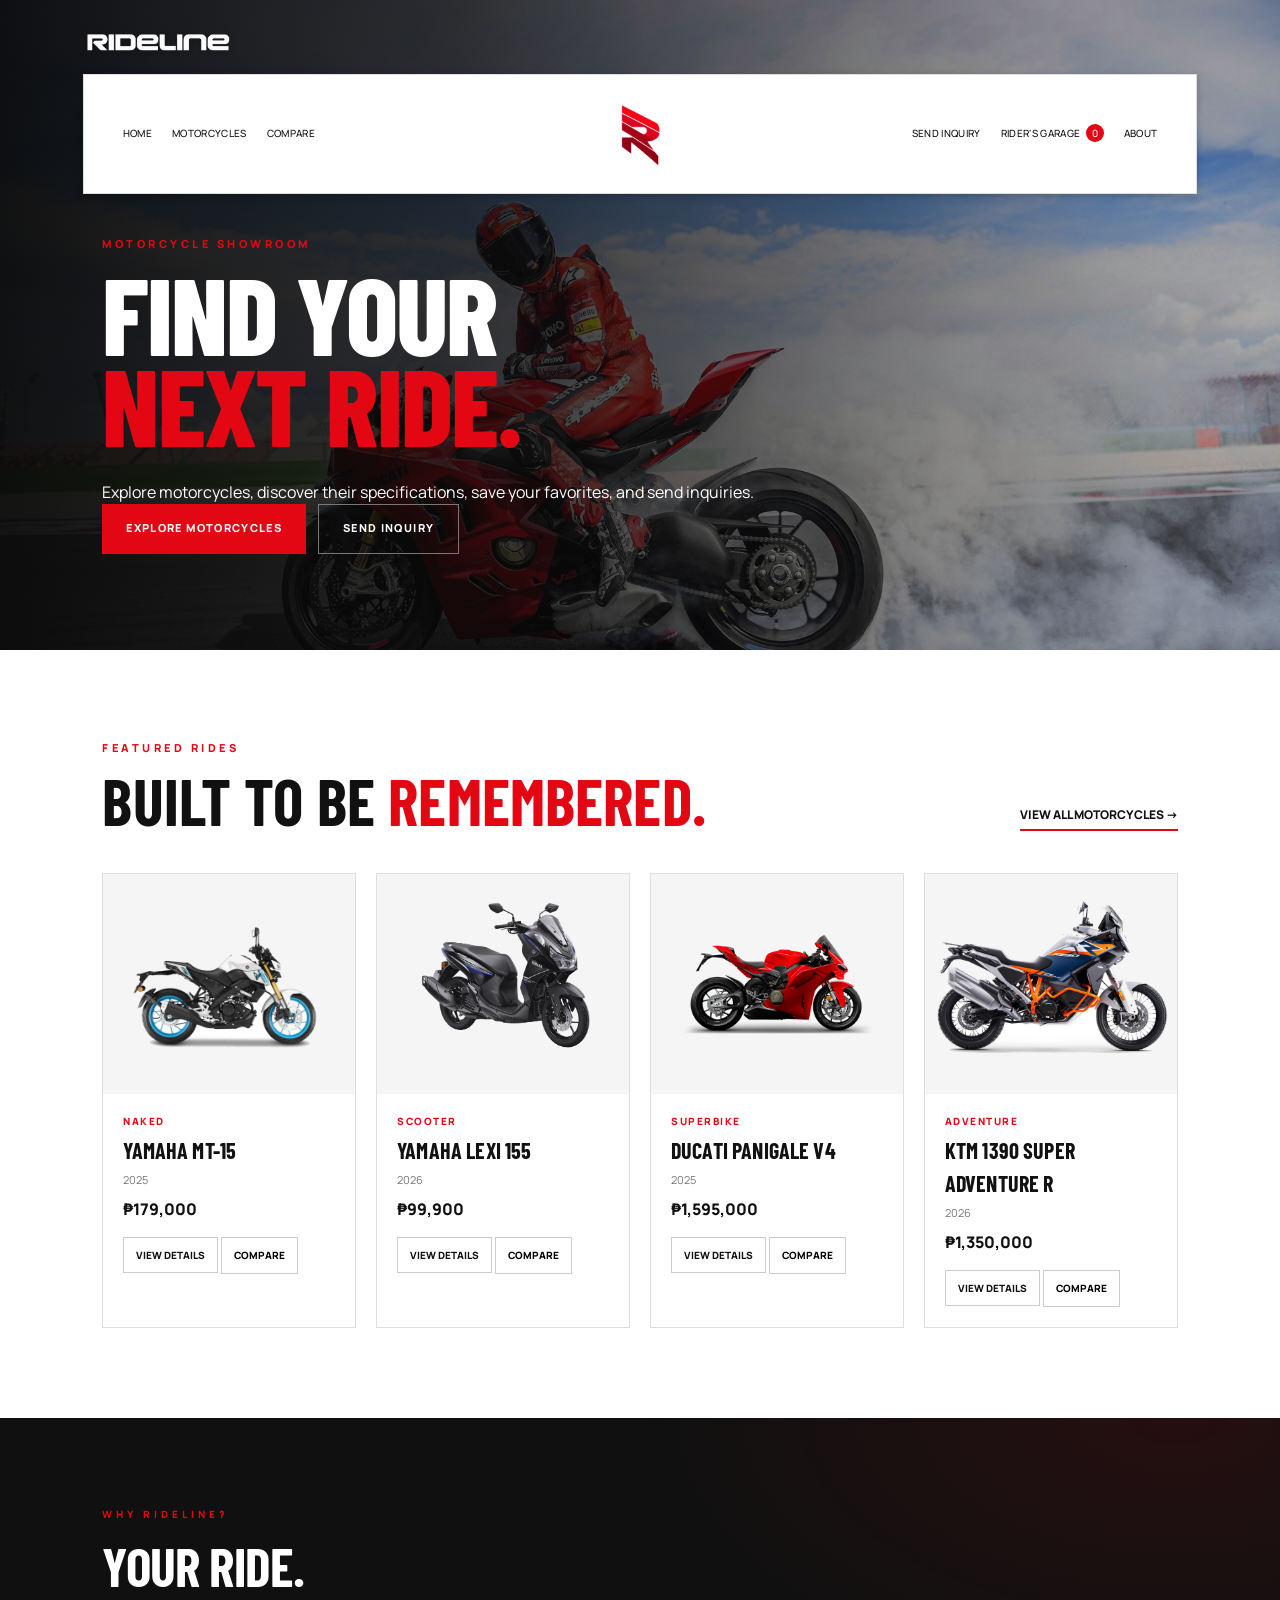
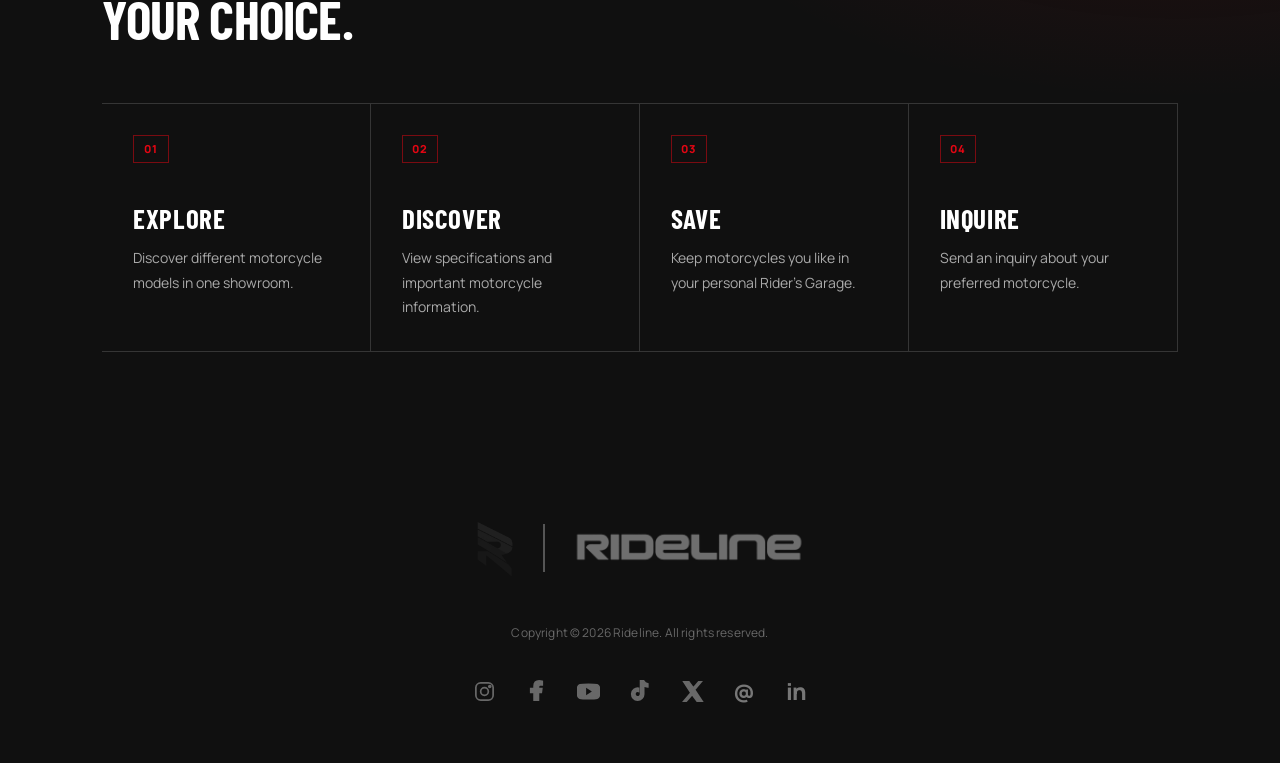
<file: index.html>
<!DOCTYPE html>
<html lang="en">
<head>
  <meta charset="UTF-8">
  <meta name="viewport" content="width=device-width, initial-scale=1.0">
  <title>RIDELINE | Motorcycle Showroom</title>
  <link rel="stylesheet" href="css/style.css">
</head>
<body>
  <header class="site-header">
    <a class="top-wordmark" href="index.html" aria-label="Rideline home"><img src="images/rideline-wordmark.png" alt="RIDELINE"></a>
    <button class="menu-toggle" aria-label="Open navigation" aria-expanded="false">☰</button>
    <nav class="main-nav">
      <div class="nav-group nav-left">
        <a class="active" href="index.html">Home</a>
        <a  href="motorcycles.html">Motorcycles</a>
        <a href="compare.html">Compare</a>
      </div>
      <a class="brand-lockup" href="index.html" aria-label="Rideline home">
        <img class="brand-mark" src="images/rideline-mark.png" alt="RIDELINE">
      </a>
      <div class="nav-group nav-right">
        <a  href="inquiry.html">Send Inquiry</a>
        <a  href="garage.html">Rider's Garage <span class="garage-count">0</span></a>
        <a  href="about.html">About</a>
      </div>
    </nav>
  </header>

  <main>
    <section class="hero">
      <div class="hero-content">
        <p class="eyebrow">MOTORCYCLE SHOWROOM</p>
        <h1>FIND YOUR<br><span>NEXT RIDE.</span></h1>
        <p>Explore motorcycles, discover their specifications, save your favorites, and send inquiries.</p>
        <div class="hero-actions">
          <a class="btn btn-red" href="motorcycles.html">Explore Motorcycles</a>
          <a class="btn btn-outline" href="inquiry.html">Send Inquiry</a>
        </div>
      </div>
    </section>

    <section class="section">
      <div class="section-heading">
        <div>
          <p class="eyebrow">FEATURED RIDES</p>
          <h2>BUILT TO BE <span>REMEMBERED.</span></h2>
        </div>
        <a class="text-link" href="motorcycles.html">View all motorcycles →</a>
      </div>
      <div id="featured-list" class="card-grid"></div>
    </section>

    <section class="dark-section">
      <div class="section-heading">
        <div>
          <p class="eyebrow">WHY RIDELINE?</p>
          <h2>YOUR RIDE.<br><span>YOUR CHOICE.</span></h2>
        </div>
      </div>
      <div class="feature-grid">
        <article class="feature-item">
          <div class="feature-number">01</div>
          <h3>EXPLORE</h3>
          <p>Discover different motorcycle models in one showroom.</p>
        </article>
        <article class="feature-item">
          <div class="feature-number">02</div>
          <h3>DISCOVER</h3>
          <p>View specifications and important motorcycle information.</p>
        </article>
        <article class="feature-item">
          <div class="feature-number">03</div>
          <h3>SAVE</h3>
          <p>Keep motorcycles you like in your personal Rider's Garage.</p>
        </article>
        <article class="feature-item">
          <div class="feature-number">04</div>
          <h3>INQUIRE</h3>
          <p>Send an inquiry about your preferred motorcycle.</p>
        </article>
      </div>
    </section>
  </main>

  <footer class="site-footer">
    <div class="footer-identity">
      <img class="footer-mark" src="images/rideline-mark.png" alt="RIDELINE symbol">
      <span class="footer-divider" aria-hidden="true"></span>
      <img class="footer-wordmark" src="images/rideline-wordmark.png" alt="RIDELINE">
    </div>
    <div class="footer-bottom">Copyright © 2026 Rideline. All rights reserved.</div>
    <div class="footer-social"><div class="social-icons">
          <a href="https://www.instagram.com/sssev4u" target="_blank" rel="noopener noreferrer" aria-label="Instagram" title="Instagram"><svg viewBox="0 0 24 24" aria-hidden="true"><rect x="3" y="3" width="18" height="18" rx="5"></rect><circle cx="12" cy="12" r="4"></circle><circle cx="17.5" cy="6.8" r="1"></circle></svg></a>
          <a href="https://www.instagram.com/sssev4u" target="_blank" rel="noopener noreferrer" aria-label="Facebook" title="Facebook"><svg viewBox="0 0 24 24" aria-hidden="true"><path d="M14 21v-8h3l.5-4H14V7c0-1.2.4-2 2-2h2V1.4C17.3 1.2 16.2 1 14.8 1 11.5 1 9.5 3 9.5 6.6V9H6v4h3.5v8z"></path></svg></a>
          <a href="https://www.instagram.com/sssev4u" target="_blank" rel="noopener noreferrer" aria-label="YouTube" title="YouTube"><svg viewBox="0 0 24 24" aria-hidden="true"><path d="M23 7a3 3 0 0 0-2-2C19 4.5 12 4.5 12 4.5s-7 0-9 .5a3 3 0 0 0-2 2A31 31 0 0 0 .5 12 31 31 0 0 0 1 17a3 3 0 0 0 2 2c2 .5 9 .5 9 .5s7 0 9-.5a3 3 0 0 0 2-2 31 31 0 0 0 .5-5A31 31 0 0 0 23 7z"></path><path class="social-cutout" d="m9.5 8 6 4-6 4z"></path></svg></a>
          <a href="https://www.instagram.com/sssev4u" target="_blank" rel="noopener noreferrer" aria-label="TikTok" title="TikTok"><svg viewBox="0 0 24 24" aria-hidden="true"><path d="M19.6 7.1a6.9 6.9 0 0 1-4.3-1.5v9.1a6.2 6.2 0 1 1-5.4-6.1v3.2a3 3 0 1 0 2.2 2.9V1h3.2a6.8 6.8 0 0 0 4.3 3.1z"></path></svg></a>
          <a href="https://www.instagram.com/sssev4u" target="_blank" rel="noopener noreferrer" aria-label="X" title="X"><svg viewBox="0 0 24 24" aria-hidden="true"><path d="M3 2h5.2l4.7 6.3L18.4 2H21l-6.9 8.1L22 22h-5.2l-5.1-6.9L5.6 22H3l7.4-8.7zM7 4H5.5l11.9 16H19z"></path></svg></a>
          <a href="https://www.instagram.com/sssev4u" target="_blank" rel="noopener noreferrer" aria-label="Threads" title="Threads"><span class="threads-icon">@</span></a>
          <a href="https://www.instagram.com/sssev4u" target="_blank" rel="noopener noreferrer" aria-label="LinkedIn" title="LinkedIn"><span class="linkedin-icon">in</span></a>
        </div></div>
  </footer>
  <script src="js/main.js"></script>
</body>
</html>
</file>
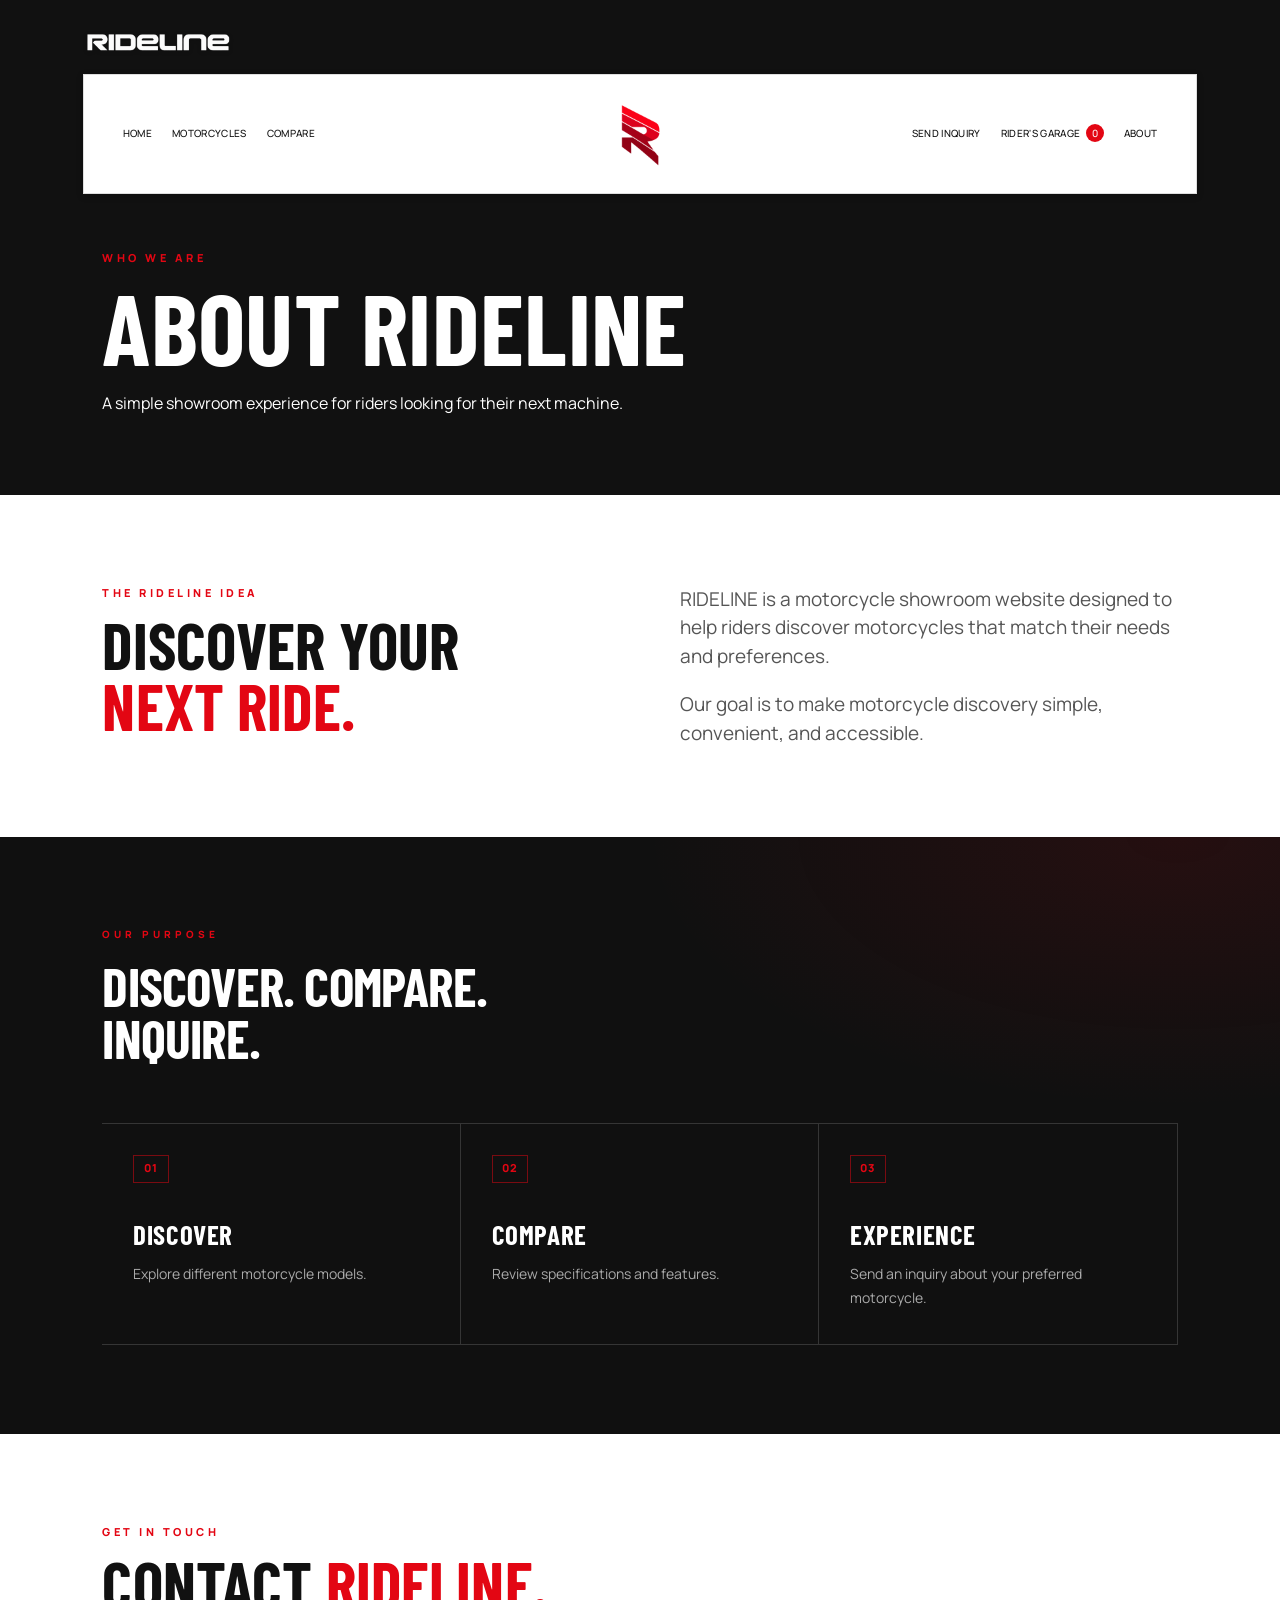
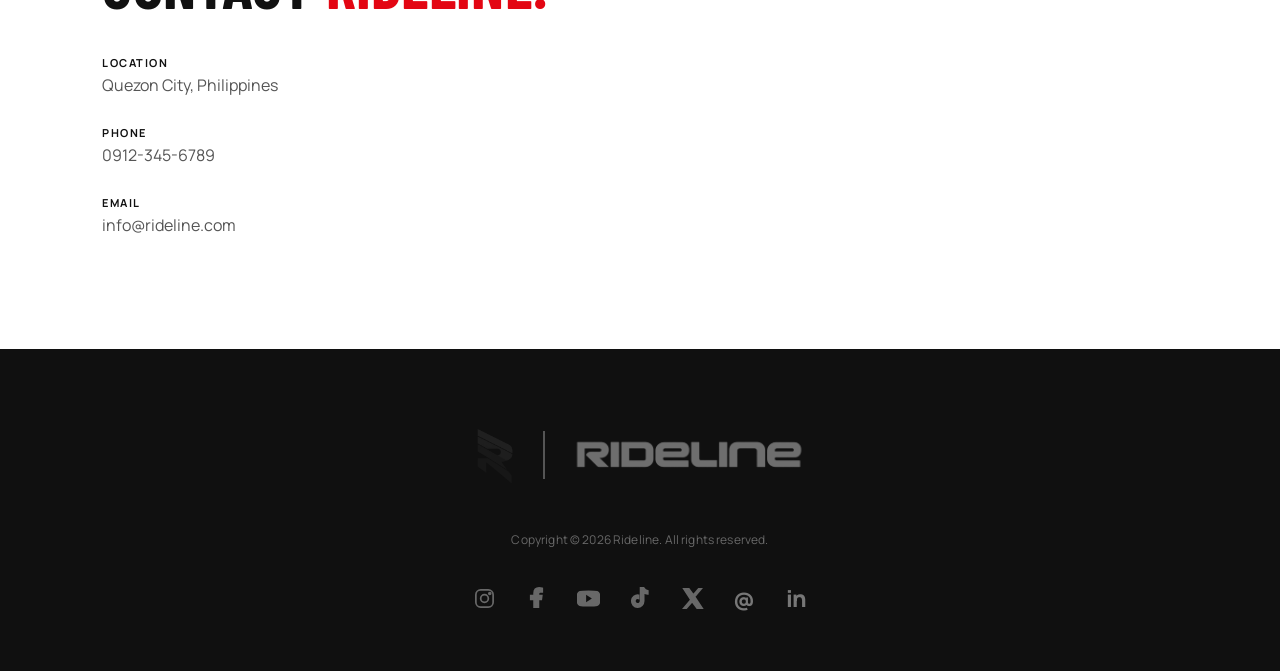
<file: about.html>
<!DOCTYPE html>
<html lang="en">
<head>
  <meta charset="UTF-8">
  <meta name="viewport" content="width=device-width, initial-scale=1.0">
  <title>About | RIDELINE</title>
  <link rel="stylesheet" href="css/style.css">
</head>
<body>
  <header class="site-header">
    <a class="top-wordmark" href="index.html" aria-label="Rideline home"><img src="images/rideline-wordmark.png" alt="RIDELINE"></a>
    <button class="menu-toggle" aria-label="Open navigation" aria-expanded="false">☰</button>
    <nav class="main-nav">
      <div class="nav-group nav-left">
        <a  href="index.html">Home</a>
        <a  href="motorcycles.html">Motorcycles</a>
        <a href="compare.html">Compare</a>
      </div>
      <a class="brand-lockup" href="index.html" aria-label="Rideline home">
        <img class="brand-mark" src="images/rideline-mark.png" alt="RIDELINE">
      </a>
      <div class="nav-group nav-right">
        <a  href="inquiry.html">Send Inquiry</a>
        <a  href="garage.html">Rider's Garage <span class="garage-count">0</span></a>
        <a class="active" href="about.html">About</a>
      </div>
    </nav>
  </header>

  <main>
    <section class="page-banner">
      <p class="eyebrow">WHO WE ARE</p>
      <h1>ABOUT RIDELINE</h1>
      <p>A simple showroom experience for riders looking for their next machine.</p>
    </section>

    <section class="section about-grid">
      <div>
        <p class="eyebrow">THE RIDELINE IDEA</p>
        <h2>DISCOVER YOUR<br><span>NEXT RIDE.</span></h2>
      </div>
      <div class="about-copy">
        <p>RIDELINE is a motorcycle showroom website designed to help riders discover motorcycles that match their needs and preferences.</p>
        <p>Our goal is to make motorcycle discovery simple, convenient, and accessible.</p>
      </div>
    </section>

    <section class="dark-section">
      <div class="section-heading">
        <div>
          <p class="eyebrow">OUR PURPOSE</p>
          <h2>DISCOVER. COMPARE.<br><span>INQUIRE.</span></h2>
        </div>
      </div>
      <div class="purpose-grid">
        <article><span>01</span><h3>DISCOVER</h3><p>Explore different motorcycle models.</p></article>
        <article><span>02</span><h3>COMPARE</h3><p>Review specifications and features.</p></article>
        <article><span>03</span><h3>EXPERIENCE</h3><p>Send an inquiry about your preferred motorcycle.</p></article>
      </div>
    </section>

    <section class="section contact-section">
      <div class="contact-info">
        <p class="eyebrow">GET IN TOUCH</p>
        <h2>CONTACT <span>RIDELINE.</span></h2>
        <div class="contact-list">
          <p><strong>Location</strong><br>Quezon City, Philippines</p>
          <p><strong>Phone</strong><br>0912-345-6789</p>
          <p><strong>Email</strong><br>info@rideline.com</p>
        </div>
      </div>
    </section>
  </main>

  <footer class="site-footer">
    <div class="footer-identity">
      <img class="footer-mark" src="images/rideline-mark.png" alt="RIDELINE symbol">
      <span class="footer-divider" aria-hidden="true"></span>
      <img class="footer-wordmark" src="images/rideline-wordmark.png" alt="RIDELINE">
    </div>
    <div class="footer-bottom">Copyright © 2026 Rideline. All rights reserved.</div>
    <div class="footer-social"><div class="social-icons">
          <a href="https://www.instagram.com/sssev4u" target="_blank" rel="noopener noreferrer" aria-label="Instagram" title="Instagram"><svg viewBox="0 0 24 24" aria-hidden="true"><rect x="3" y="3" width="18" height="18" rx="5"></rect><circle cx="12" cy="12" r="4"></circle><circle cx="17.5" cy="6.8" r="1"></circle></svg></a>
          <a href="https://www.instagram.com/sssev4u" target="_blank" rel="noopener noreferrer" aria-label="Facebook" title="Facebook"><svg viewBox="0 0 24 24" aria-hidden="true"><path d="M14 21v-8h3l.5-4H14V7c0-1.2.4-2 2-2h2V1.4C17.3 1.2 16.2 1 14.8 1 11.5 1 9.5 3 9.5 6.6V9H6v4h3.5v8z"></path></svg></a>
          <a href="https://www.instagram.com/sssev4u" target="_blank" rel="noopener noreferrer" aria-label="YouTube" title="YouTube"><svg viewBox="0 0 24 24" aria-hidden="true"><path d="M23 7a3 3 0 0 0-2-2C19 4.5 12 4.5 12 4.5s-7 0-9 .5a3 3 0 0 0-2 2A31 31 0 0 0 .5 12 31 31 0 0 0 1 17a3 3 0 0 0 2 2c2 .5 9 .5 9 .5s7 0 9-.5a3 3 0 0 0 2-2 31 31 0 0 0 .5-5A31 31 0 0 0 23 7z"></path><path class="social-cutout" d="m9.5 8 6 4-6 4z"></path></svg></a>
          <a href="https://www.instagram.com/sssev4u" target="_blank" rel="noopener noreferrer" aria-label="TikTok" title="TikTok"><svg viewBox="0 0 24 24" aria-hidden="true"><path d="M19.6 7.1a6.9 6.9 0 0 1-4.3-1.5v9.1a6.2 6.2 0 1 1-5.4-6.1v3.2a3 3 0 1 0 2.2 2.9V1h3.2a6.8 6.8 0 0 0 4.3 3.1z"></path></svg></a>
          <a href="https://www.instagram.com/sssev4u" target="_blank" rel="noopener noreferrer" aria-label="X" title="X"><svg viewBox="0 0 24 24" aria-hidden="true"><path d="M3 2h5.2l4.7 6.3L18.4 2H21l-6.9 8.1L22 22h-5.2l-5.1-6.9L5.6 22H3l7.4-8.7zM7 4H5.5l11.9 16H19z"></path></svg></a>
          <a href="https://www.instagram.com/sssev4u" target="_blank" rel="noopener noreferrer" aria-label="Threads" title="Threads"><span class="threads-icon">@</span></a>
          <a href="https://www.instagram.com/sssev4u" target="_blank" rel="noopener noreferrer" aria-label="LinkedIn" title="LinkedIn"><span class="linkedin-icon">in</span></a>
        </div></div>
  </footer>
  <script src="js/main.js"></script>

</body>
</html>
</file>
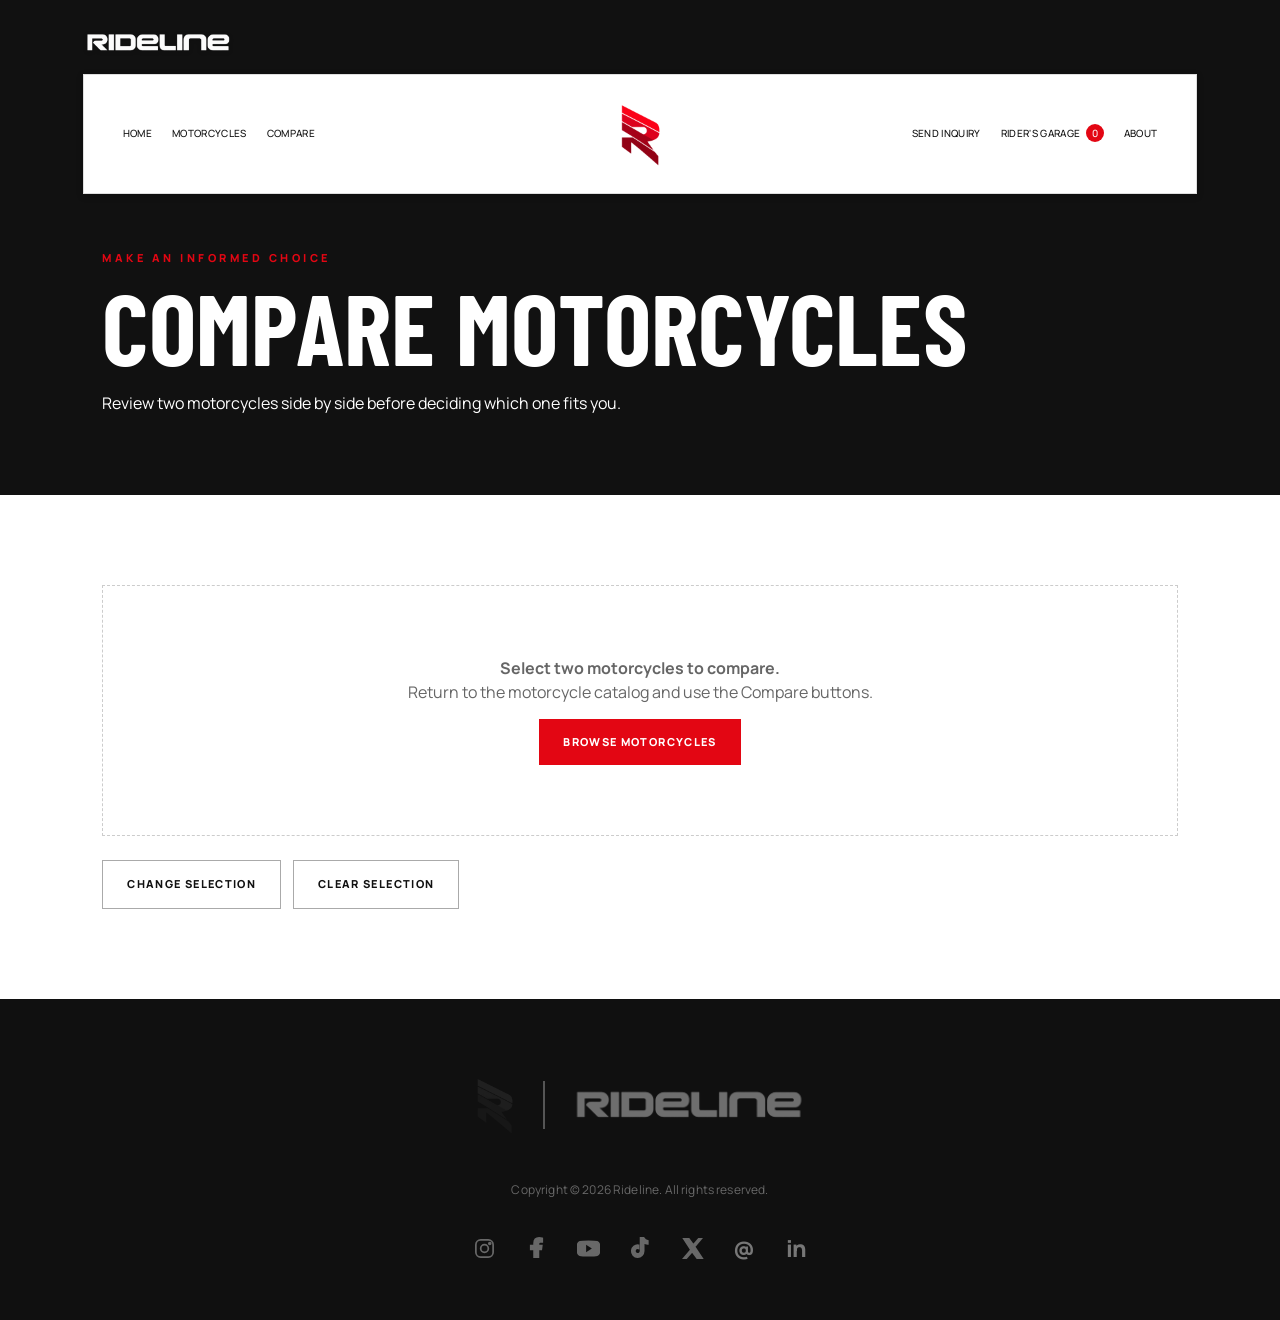
<file: compare.html>
<!DOCTYPE html>
<html lang="en"><head><meta charset="UTF-8"><meta name="viewport" content="width=device-width, initial-scale=1.0"><title>Compare Motorcycles | RIDELINE</title><link rel="stylesheet" href="css/style.css"></head><body>
  <header class="site-header">
    <a class="top-wordmark" href="index.html" aria-label="Rideline home"><img src="images/rideline-wordmark.png" alt="RIDELINE"></a>
    <button class="menu-toggle" aria-label="Open navigation" aria-expanded="false">☰</button>
    <nav class="main-nav">
      <div class="nav-group nav-left">
        <a  href="index.html">Home</a>
        <a class="active" href="motorcycles.html">Motorcycles</a>
        <a class="active" href="compare.html">Compare</a>
      </div>
      <a class="brand-lockup" href="index.html" aria-label="Rideline home">
        <img class="brand-mark" src="images/rideline-mark.png" alt="RIDELINE">
      </a>
      <div class="nav-group nav-right">
        <a  href="inquiry.html">Send Inquiry</a>
        <a  href="garage.html">Rider's Garage <span class="garage-count">0</span></a>
        <a  href="about.html">About</a>
      </div>
    </nav>
  </header>

  <main>
    <section class="page-banner"><p class="eyebrow">MAKE AN INFORMED CHOICE</p><h1>COMPARE MOTORCYCLES</h1><p>Review two motorcycles side by side before deciding which one fits you.</p></section>
    <section class="section compare-page-section"><div id="compare-empty" class="empty-state hidden"><strong>Select two motorcycles to compare.</strong><p>Return to the motorcycle catalog and use the Compare buttons.</p><a class="btn btn-red" href="motorcycles.html">Browse Motorcycles</a></div><div id="compare-content" class="compare-content"></div><div class="compare-page-actions"><a class="btn btn-outline dark-outline" href="motorcycles.html">Change Selection</a><button id="compare-clear-page" class="btn btn-outline dark-outline">Clear Selection</button></div></section>
  </main>
  <footer class="site-footer">
    <div class="footer-identity">
      <img class="footer-mark" src="images/rideline-mark.png" alt="RIDELINE symbol">
      <span class="footer-divider" aria-hidden="true"></span>
      <img class="footer-wordmark" src="images/rideline-wordmark.png" alt="RIDELINE">
    </div>
    <div class="footer-bottom">Copyright © 2026 Rideline. All rights reserved.</div>
    <div class="footer-social"><div class="social-icons">
          <a href="https://www.instagram.com/sssev4u" target="_blank" rel="noopener noreferrer" aria-label="Instagram" title="Instagram"><svg viewBox="0 0 24 24" aria-hidden="true"><rect x="3" y="3" width="18" height="18" rx="5"></rect><circle cx="12" cy="12" r="4"></circle><circle cx="17.5" cy="6.8" r="1"></circle></svg></a>
          <a href="https://www.instagram.com/sssev4u" target="_blank" rel="noopener noreferrer" aria-label="Facebook" title="Facebook"><svg viewBox="0 0 24 24" aria-hidden="true"><path d="M14 21v-8h3l.5-4H14V7c0-1.2.4-2 2-2h2V1.4C17.3 1.2 16.2 1 14.8 1 11.5 1 9.5 3 9.5 6.6V9H6v4h3.5v8z"></path></svg></a>
          <a href="https://www.instagram.com/sssev4u" target="_blank" rel="noopener noreferrer" aria-label="YouTube" title="YouTube"><svg viewBox="0 0 24 24" aria-hidden="true"><path d="M23 7a3 3 0 0 0-2-2C19 4.5 12 4.5 12 4.5s-7 0-9 .5a3 3 0 0 0-2 2A31 31 0 0 0 .5 12 31 31 0 0 0 1 17a3 3 0 0 0 2 2c2 .5 9 .5 9 .5s7 0 9-.5a3 3 0 0 0 2-2 31 31 0 0 0 .5-5A31 31 0 0 0 23 7z"></path><path class="social-cutout" d="m9.5 8 6 4-6 4z"></path></svg></a>
          <a href="https://www.instagram.com/sssev4u" target="_blank" rel="noopener noreferrer" aria-label="TikTok" title="TikTok"><svg viewBox="0 0 24 24" aria-hidden="true"><path d="M19.6 7.1a6.9 6.9 0 0 1-4.3-1.5v9.1a6.2 6.2 0 1 1-5.4-6.1v3.2a3 3 0 1 0 2.2 2.9V1h3.2a6.8 6.8 0 0 0 4.3 3.1z"></path></svg></a>
          <a href="https://www.instagram.com/sssev4u" target="_blank" rel="noopener noreferrer" aria-label="X" title="X"><svg viewBox="0 0 24 24" aria-hidden="true"><path d="M3 2h5.2l4.7 6.3L18.4 2H21l-6.9 8.1L22 22h-5.2l-5.1-6.9L5.6 22H3l7.4-8.7zM7 4H5.5l11.9 16H19z"></path></svg></a>
          <a href="https://www.instagram.com/sssev4u" target="_blank" rel="noopener noreferrer" aria-label="Threads" title="Threads"><span class="threads-icon">@</span></a>
          <a href="https://www.instagram.com/sssev4u" target="_blank" rel="noopener noreferrer" aria-label="LinkedIn" title="LinkedIn"><span class="linkedin-icon">in</span></a>
        </div></div>
  </footer>
  <script src="js/main.js"></script><script src="js/compare.js"></script></body></html>
</file>
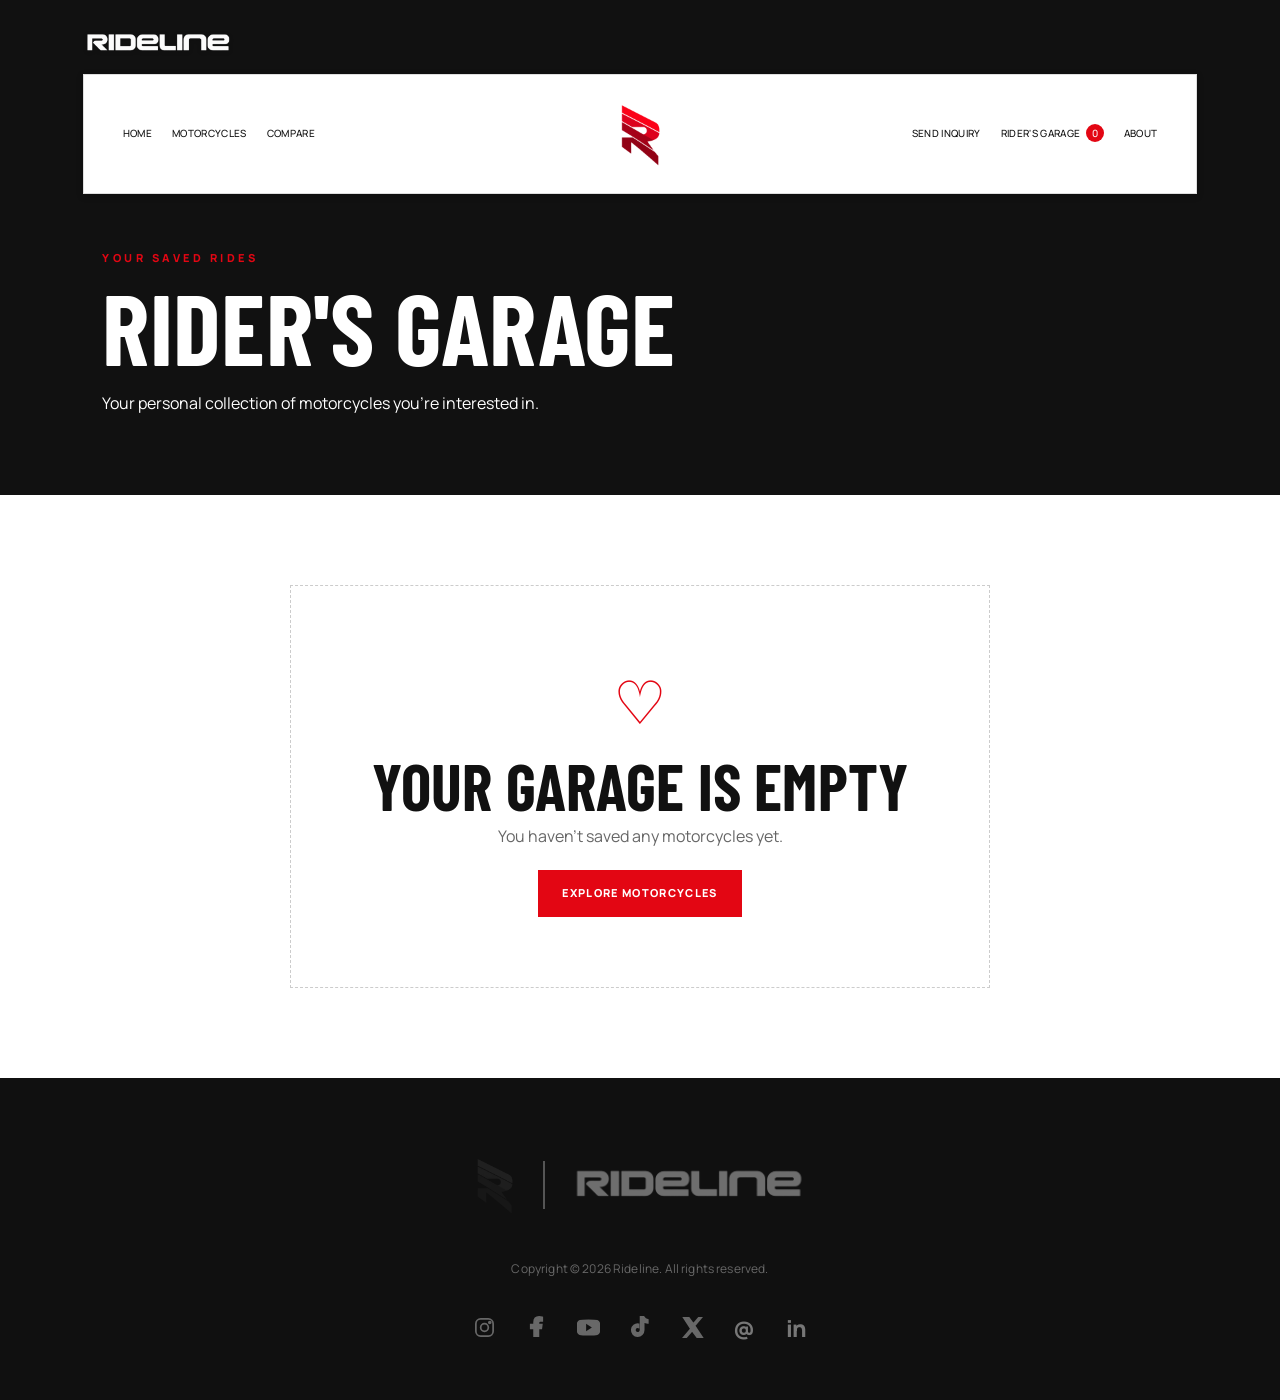
<file: garage.html>
<!DOCTYPE html>
<html lang="en">
<head>
  <meta charset="UTF-8">
  <meta name="viewport" content="width=device-width, initial-scale=1.0">
  <title>Rider's Garage | RIDELINE</title>
  <link rel="stylesheet" href="css/style.css">
</head>
<body>
  <header class="site-header">
    <a class="top-wordmark" href="index.html" aria-label="Rideline home"><img src="images/rideline-wordmark.png" alt="RIDELINE"></a>
    <button class="menu-toggle" aria-label="Open navigation" aria-expanded="false">☰</button>
    <nav class="main-nav">
      <div class="nav-group nav-left">
        <a  href="index.html">Home</a>
        <a  href="motorcycles.html">Motorcycles</a>
        <a href="compare.html">Compare</a>
      </div>
      <a class="brand-lockup" href="index.html" aria-label="Rideline home">
        <img class="brand-mark" src="images/rideline-mark.png" alt="RIDELINE">
      </a>
      <div class="nav-group nav-right">
        <a  href="inquiry.html">Send Inquiry</a>
        <a class="active" href="garage.html">Rider's Garage <span class="garage-count">0</span></a>
        <a  href="about.html">About</a>
      </div>
    </nav>
  </header>

  <main>
    <section class="page-banner">
      <p class="eyebrow">YOUR SAVED RIDES</p>
      <h1>RIDER'S GARAGE</h1>
      <p>Your personal collection of motorcycles you're interested in.</p>
    </section>

    <section class="section">
      <div id="garage-list" class="card-grid"></div>
      <div id="garage-empty" class="empty-garage hidden">
        <div class="empty-icon">♡</div>
        <h2>YOUR GARAGE IS EMPTY</h2>
        <p>You haven't saved any motorcycles yet.</p>
        <a class="btn btn-red" href="motorcycles.html">Explore Motorcycles</a>
      </div>
    </section>
  </main>

  <footer class="site-footer">
    <div class="footer-identity">
      <img class="footer-mark" src="images/rideline-mark.png" alt="RIDELINE symbol">
      <span class="footer-divider" aria-hidden="true"></span>
      <img class="footer-wordmark" src="images/rideline-wordmark.png" alt="RIDELINE">
    </div>
    <div class="footer-bottom">Copyright © 2026 Rideline. All rights reserved.</div>
    <div class="footer-social"><div class="social-icons">
          <a href="https://www.instagram.com/sssev4u" target="_blank" rel="noopener noreferrer" aria-label="Instagram" title="Instagram"><svg viewBox="0 0 24 24" aria-hidden="true"><rect x="3" y="3" width="18" height="18" rx="5"></rect><circle cx="12" cy="12" r="4"></circle><circle cx="17.5" cy="6.8" r="1"></circle></svg></a>
          <a href="https://www.instagram.com/sssev4u" target="_blank" rel="noopener noreferrer" aria-label="Facebook" title="Facebook"><svg viewBox="0 0 24 24" aria-hidden="true"><path d="M14 21v-8h3l.5-4H14V7c0-1.2.4-2 2-2h2V1.4C17.3 1.2 16.2 1 14.8 1 11.5 1 9.5 3 9.5 6.6V9H6v4h3.5v8z"></path></svg></a>
          <a href="https://www.instagram.com/sssev4u" target="_blank" rel="noopener noreferrer" aria-label="YouTube" title="YouTube"><svg viewBox="0 0 24 24" aria-hidden="true"><path d="M23 7a3 3 0 0 0-2-2C19 4.5 12 4.5 12 4.5s-7 0-9 .5a3 3 0 0 0-2 2A31 31 0 0 0 .5 12 31 31 0 0 0 1 17a3 3 0 0 0 2 2c2 .5 9 .5 9 .5s7 0 9-.5a3 3 0 0 0 2-2 31 31 0 0 0 .5-5A31 31 0 0 0 23 7z"></path><path class="social-cutout" d="m9.5 8 6 4-6 4z"></path></svg></a>
          <a href="https://www.instagram.com/sssev4u" target="_blank" rel="noopener noreferrer" aria-label="TikTok" title="TikTok"><svg viewBox="0 0 24 24" aria-hidden="true"><path d="M19.6 7.1a6.9 6.9 0 0 1-4.3-1.5v9.1a6.2 6.2 0 1 1-5.4-6.1v3.2a3 3 0 1 0 2.2 2.9V1h3.2a6.8 6.8 0 0 0 4.3 3.1z"></path></svg></a>
          <a href="https://www.instagram.com/sssev4u" target="_blank" rel="noopener noreferrer" aria-label="X" title="X"><svg viewBox="0 0 24 24" aria-hidden="true"><path d="M3 2h5.2l4.7 6.3L18.4 2H21l-6.9 8.1L22 22h-5.2l-5.1-6.9L5.6 22H3l7.4-8.7zM7 4H5.5l11.9 16H19z"></path></svg></a>
          <a href="https://www.instagram.com/sssev4u" target="_blank" rel="noopener noreferrer" aria-label="Threads" title="Threads"><span class="threads-icon">@</span></a>
          <a href="https://www.instagram.com/sssev4u" target="_blank" rel="noopener noreferrer" aria-label="LinkedIn" title="LinkedIn"><span class="linkedin-icon">in</span></a>
        </div></div>
  </footer>
  <script src="js/main.js"></script>
  <script src="js/garage.js"></script>
</body>
</html>
</file>
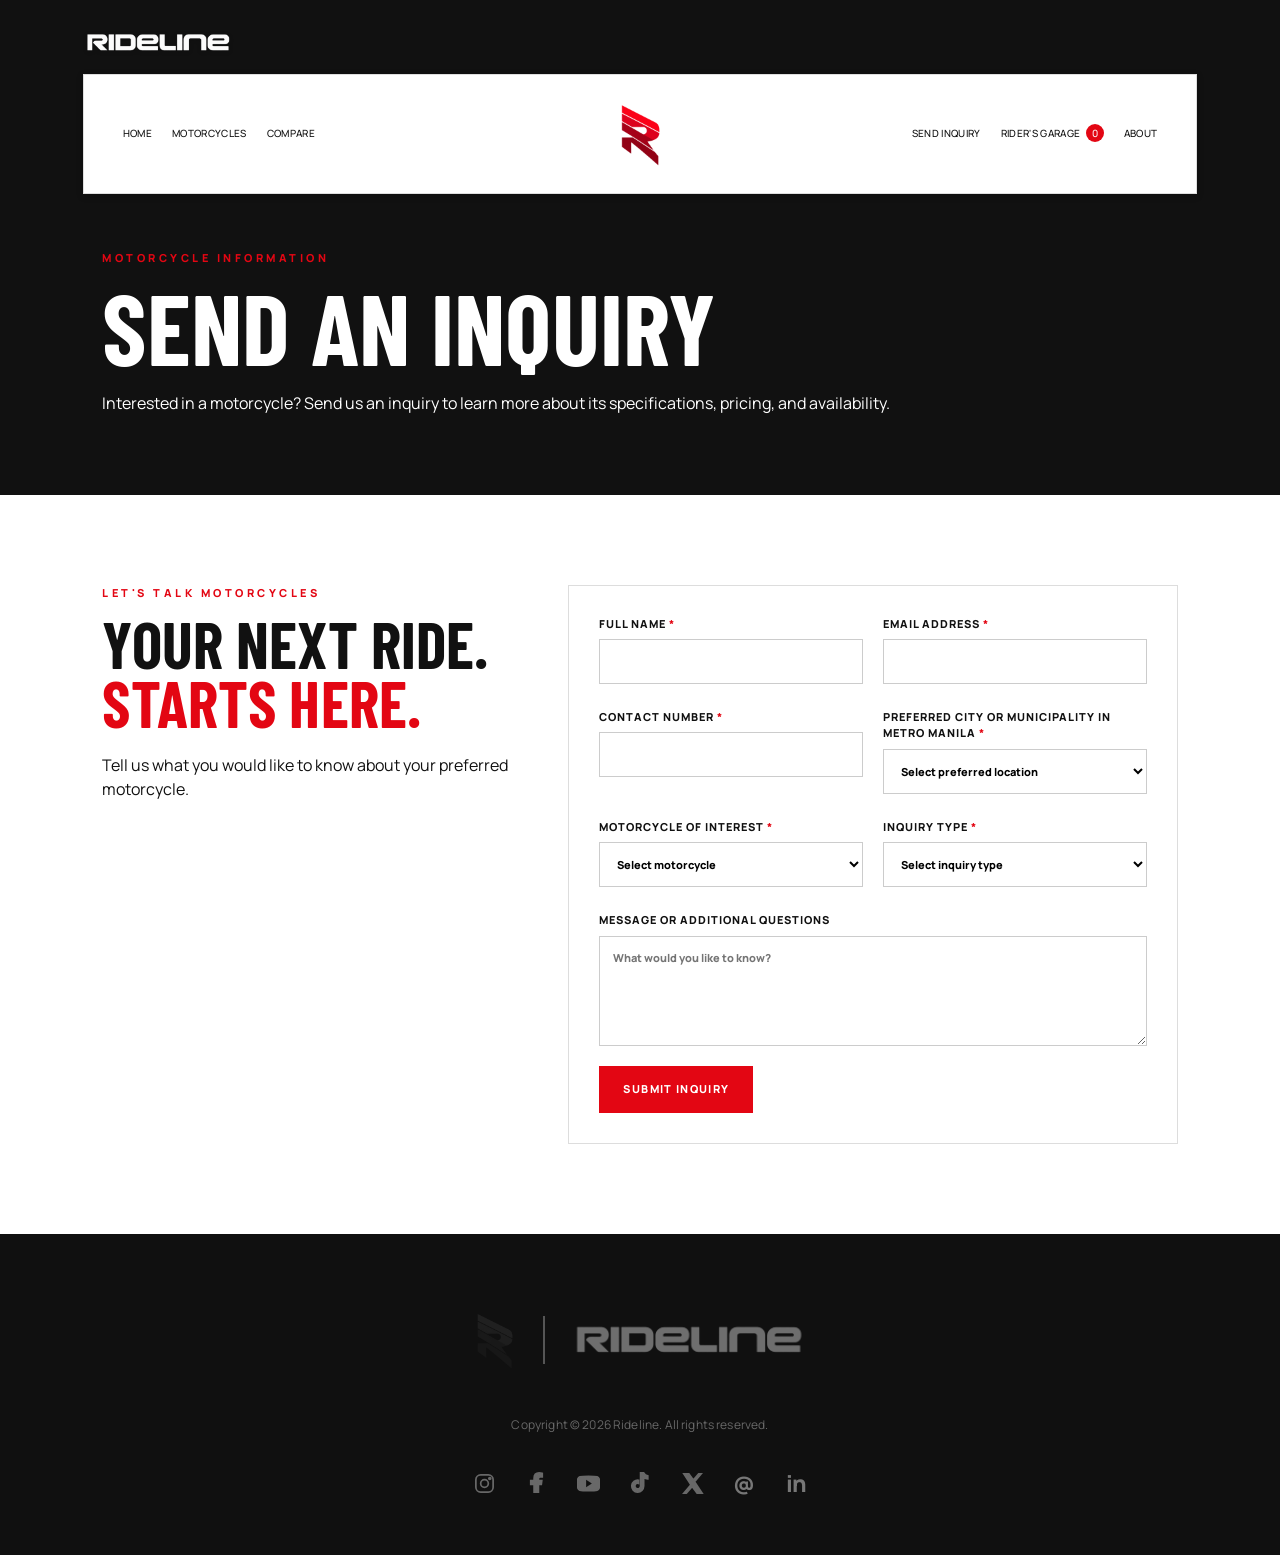
<file: inquiry.html>
<!DOCTYPE html>
<html lang="en">
<head>
  <meta charset="UTF-8">
  <meta name="viewport" content="width=device-width, initial-scale=1.0">
  <title>Send Inquiry | RIDELINE</title>
  <link rel="stylesheet" href="css/style.css">
</head>
<body>
  <header class="site-header">
    <a class="top-wordmark" href="index.html" aria-label="Rideline home"><img src="images/rideline-wordmark.png" alt="RIDELINE"></a>
    <button class="menu-toggle" aria-label="Open navigation" aria-expanded="false">☰</button>
    <nav class="main-nav">
      <div class="nav-group nav-left">
        <a  href="index.html">Home</a>
        <a  href="motorcycles.html">Motorcycles</a>
        <a href="compare.html">Compare</a>
      </div>
      <a class="brand-lockup" href="index.html" aria-label="Rideline home">
        <img class="brand-mark" src="images/rideline-mark.png" alt="RIDELINE">
      </a>
      <div class="nav-group nav-right">
        <a class="active" href="inquiry.html">Send Inquiry</a>
        <a  href="garage.html">Rider's Garage <span class="garage-count">0</span></a>
        <a  href="about.html">About</a>
      </div>
    </nav>
  </header>

  <main>
    <section class="page-banner">
      <p class="eyebrow">MOTORCYCLE INFORMATION</p>
      <h1>SEND AN INQUIRY</h1>
      <p>Interested in a motorcycle? Send us an inquiry to learn more about its specifications, pricing, and availability.</p>
    </section>
    <section class="section form-section inquiry-section">
      <div class="form-intro">
        <p class="eyebrow">LET'S TALK MOTORCYCLES</p>
        <h2>YOUR NEXT RIDE.<br><span>STARTS HERE.</span></h2>
        <p>Tell us what you would like to know about your preferred motorcycle.</p>
      </div>
      <form id="inquiry-form" class="form-card" novalidate>
        <div class="form-grid">
          <label>Full Name <span class="required-mark">*</span><input id="inquiry-name" name="name" type="text" autocomplete="name" required><small class="field-error" id="error-name"></small></label>
          <label>Email Address <span class="required-mark">*</span><input id="inquiry-email" name="email" type="email" autocomplete="email" required><small class="field-error" id="error-email"></small></label>
          <label>Contact Number <span class="required-mark">*</span><input id="inquiry-phone" name="phone" type="tel" autocomplete="tel" required><small class="field-error" id="error-phone"></small></label>
          <label>Preferred City or Municipality in Metro Manila <span class="required-mark">*</span>
            <select id="inquiry-city" name="city" required><option value="">Select preferred location</option><option>No Preference</option><option>Manila</option><option>Quezon City</option><option>Caloocan</option><option>Las Piñas</option><option>Makati</option><option>Malabon</option><option>Mandaluyong</option><option>Marikina</option><option>Muntinlupa</option><option>Navotas</option><option>Parañaque</option><option>Pasay</option><option>Pasig</option><option>San Juan</option><option>Taguig</option><option>Valenzuela</option><option>Pateros</option></select><small class="field-error" id="error-city"></small>
          </label>
          <label>Motorcycle of Interest <span class="required-mark">*</span><select id="inquiry-motorcycle" name="motorcycle" required><option value="">Loading motorcycles...</option></select><small class="field-error" id="error-motorcycle"></small></label>
          <label>Inquiry Type <span class="required-mark">*</span><select id="inquiry-type" name="type" required><option value="">Select inquiry type</option><option>General Inquiry</option><option>Price Inquiry</option><option>Availability Inquiry</option><option>Motorcycle Specifications</option><option>Other</option></select><small class="field-error" id="error-type"></small></label>
          <label class="full-field">Message or Additional Questions <textarea id="inquiry-message" name="message" rows="5" placeholder="What would you like to know?"></textarea></label>
        </div>
        <p id="inquiry-error" class="form-message error hidden" role="alert"></p>
        <button id="inquiry-submit" class="btn btn-red" type="submit">Submit Inquiry</button>
        <div id="inquiry-status" class="submission-status hidden" role="status" aria-live="polite"></div>
      </form>
      <div id="inquiry-success" class="success-card hidden" aria-live="polite"></div>
    </section>
  </main>

  <footer class="site-footer">
    <div class="footer-identity">
      <img class="footer-mark" src="images/rideline-mark.png" alt="RIDELINE symbol">
      <span class="footer-divider" aria-hidden="true"></span>
      <img class="footer-wordmark" src="images/rideline-wordmark.png" alt="RIDELINE">
    </div>
    <div class="footer-bottom">Copyright © 2026 Rideline. All rights reserved.</div>
    <div class="footer-social"><div class="social-icons">
          <a href="https://www.instagram.com/sssev4u" target="_blank" rel="noopener noreferrer" aria-label="Instagram" title="Instagram"><svg viewBox="0 0 24 24" aria-hidden="true"><rect x="3" y="3" width="18" height="18" rx="5"></rect><circle cx="12" cy="12" r="4"></circle><circle cx="17.5" cy="6.8" r="1"></circle></svg></a>
          <a href="https://www.instagram.com/sssev4u" target="_blank" rel="noopener noreferrer" aria-label="Facebook" title="Facebook"><svg viewBox="0 0 24 24" aria-hidden="true"><path d="M14 21v-8h3l.5-4H14V7c0-1.2.4-2 2-2h2V1.4C17.3 1.2 16.2 1 14.8 1 11.5 1 9.5 3 9.5 6.6V9H6v4h3.5v8z"></path></svg></a>
          <a href="https://www.instagram.com/sssev4u" target="_blank" rel="noopener noreferrer" aria-label="YouTube" title="YouTube"><svg viewBox="0 0 24 24" aria-hidden="true"><path d="M23 7a3 3 0 0 0-2-2C19 4.5 12 4.5 12 4.5s-7 0-9 .5a3 3 0 0 0-2 2A31 31 0 0 0 .5 12 31 31 0 0 0 1 17a3 3 0 0 0 2 2c2 .5 9 .5 9 .5s7 0 9-.5a3 3 0 0 0 2-2 31 31 0 0 0 .5-5A31 31 0 0 0 23 7z"></path><path class="social-cutout" d="m9.5 8 6 4-6 4z"></path></svg></a>
          <a href="https://www.instagram.com/sssev4u" target="_blank" rel="noopener noreferrer" aria-label="TikTok" title="TikTok"><svg viewBox="0 0 24 24" aria-hidden="true"><path d="M19.6 7.1a6.9 6.9 0 0 1-4.3-1.5v9.1a6.2 6.2 0 1 1-5.4-6.1v3.2a3 3 0 1 0 2.2 2.9V1h3.2a6.8 6.8 0 0 0 4.3 3.1z"></path></svg></a>
          <a href="https://www.instagram.com/sssev4u" target="_blank" rel="noopener noreferrer" aria-label="X" title="X"><svg viewBox="0 0 24 24" aria-hidden="true"><path d="M3 2h5.2l4.7 6.3L18.4 2H21l-6.9 8.1L22 22h-5.2l-5.1-6.9L5.6 22H3l7.4-8.7zM7 4H5.5l11.9 16H19z"></path></svg></a>
          <a href="https://www.instagram.com/sssev4u" target="_blank" rel="noopener noreferrer" aria-label="Threads" title="Threads"><span class="threads-icon">@</span></a>
          <a href="https://www.instagram.com/sssev4u" target="_blank" rel="noopener noreferrer" aria-label="LinkedIn" title="LinkedIn"><span class="linkedin-icon">in</span></a>
        </div></div>
  </footer>
  <script src="js/main.js"></script>
  <script src="js/inquiry.js"></script>
</body>
</html>
</file>
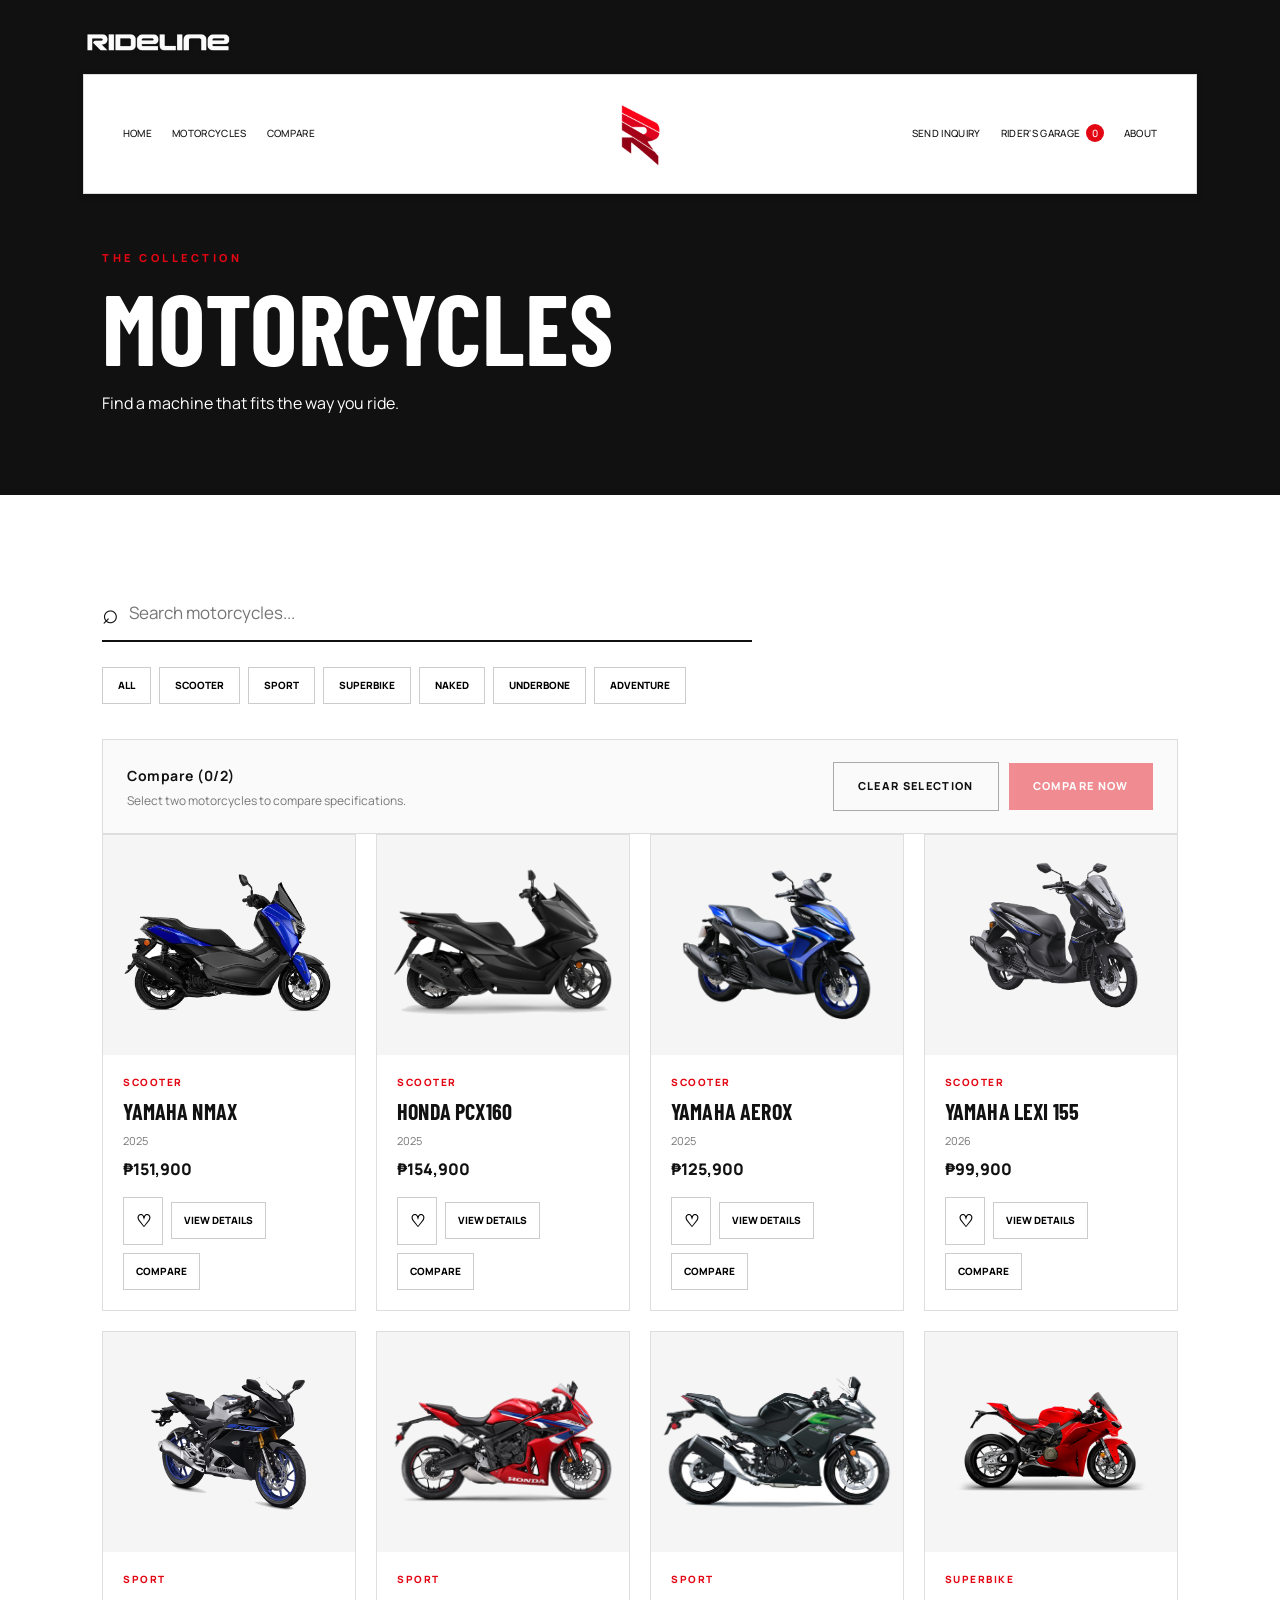
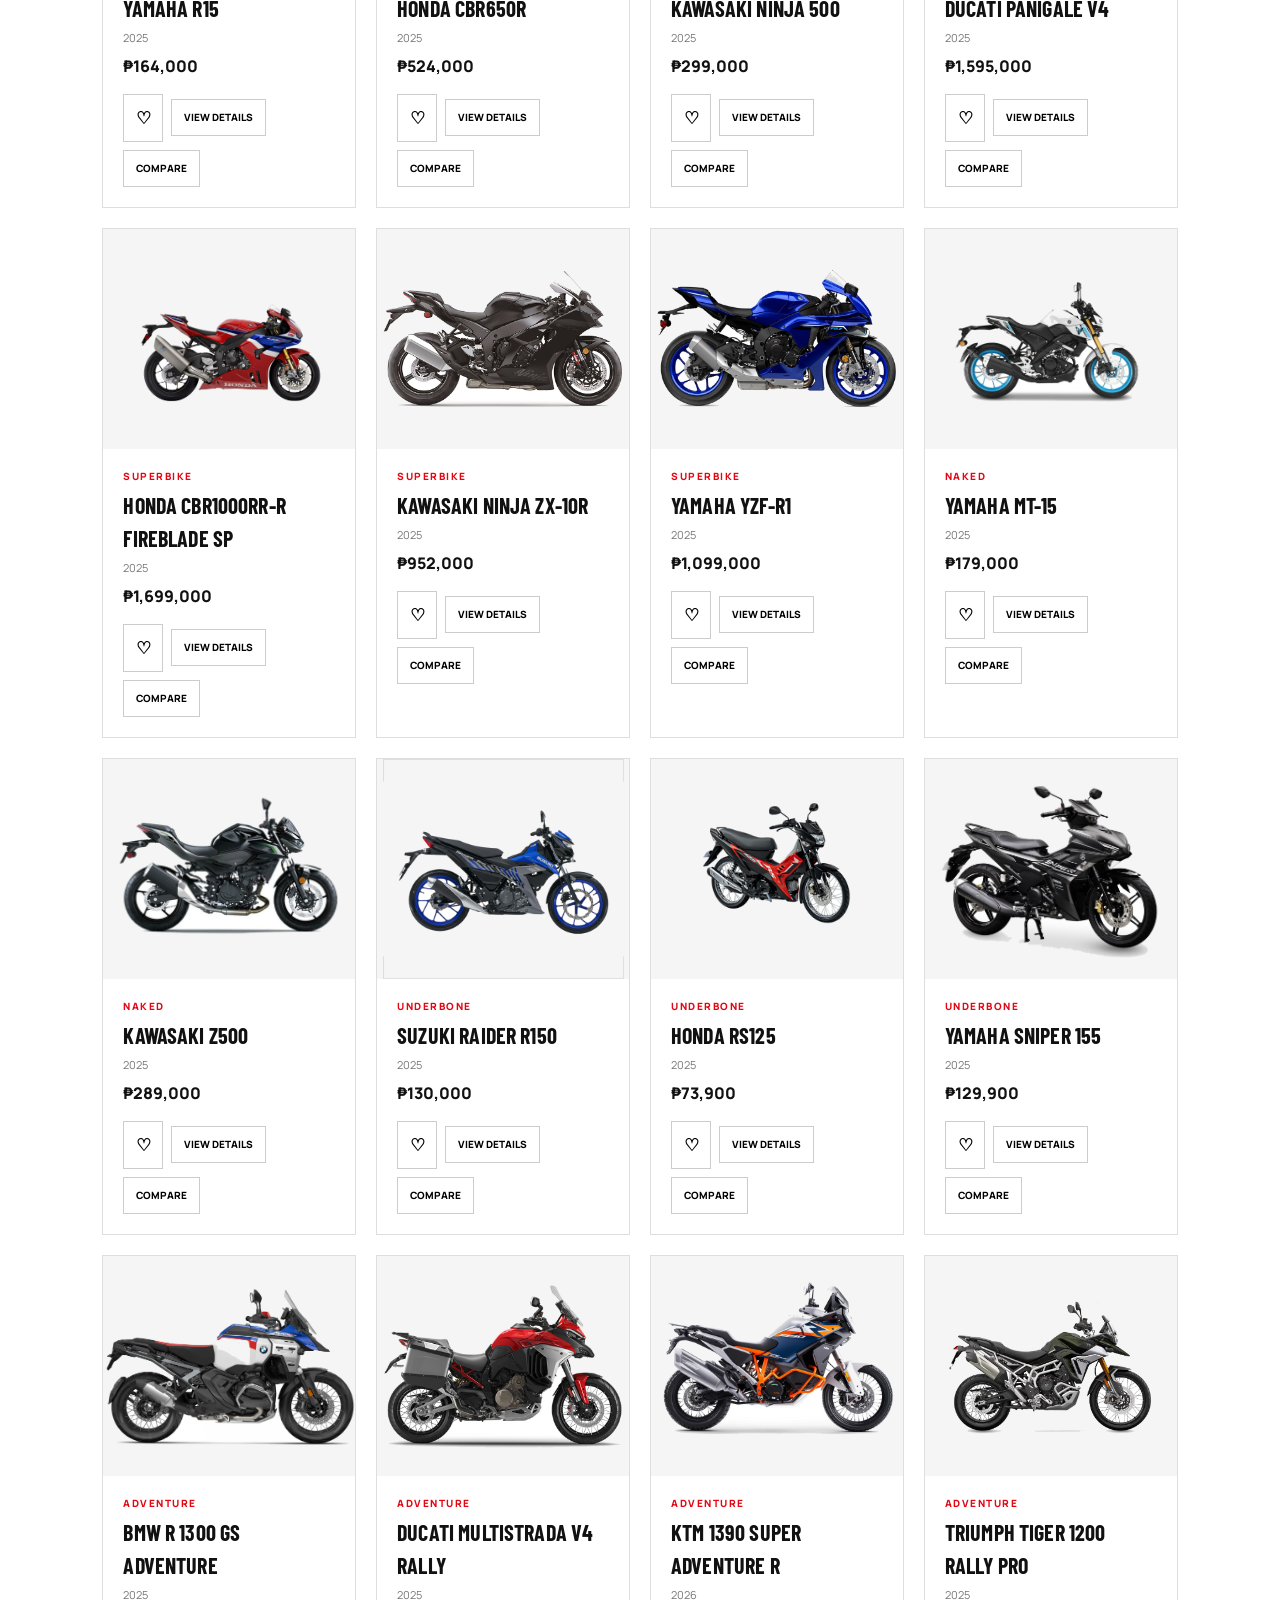
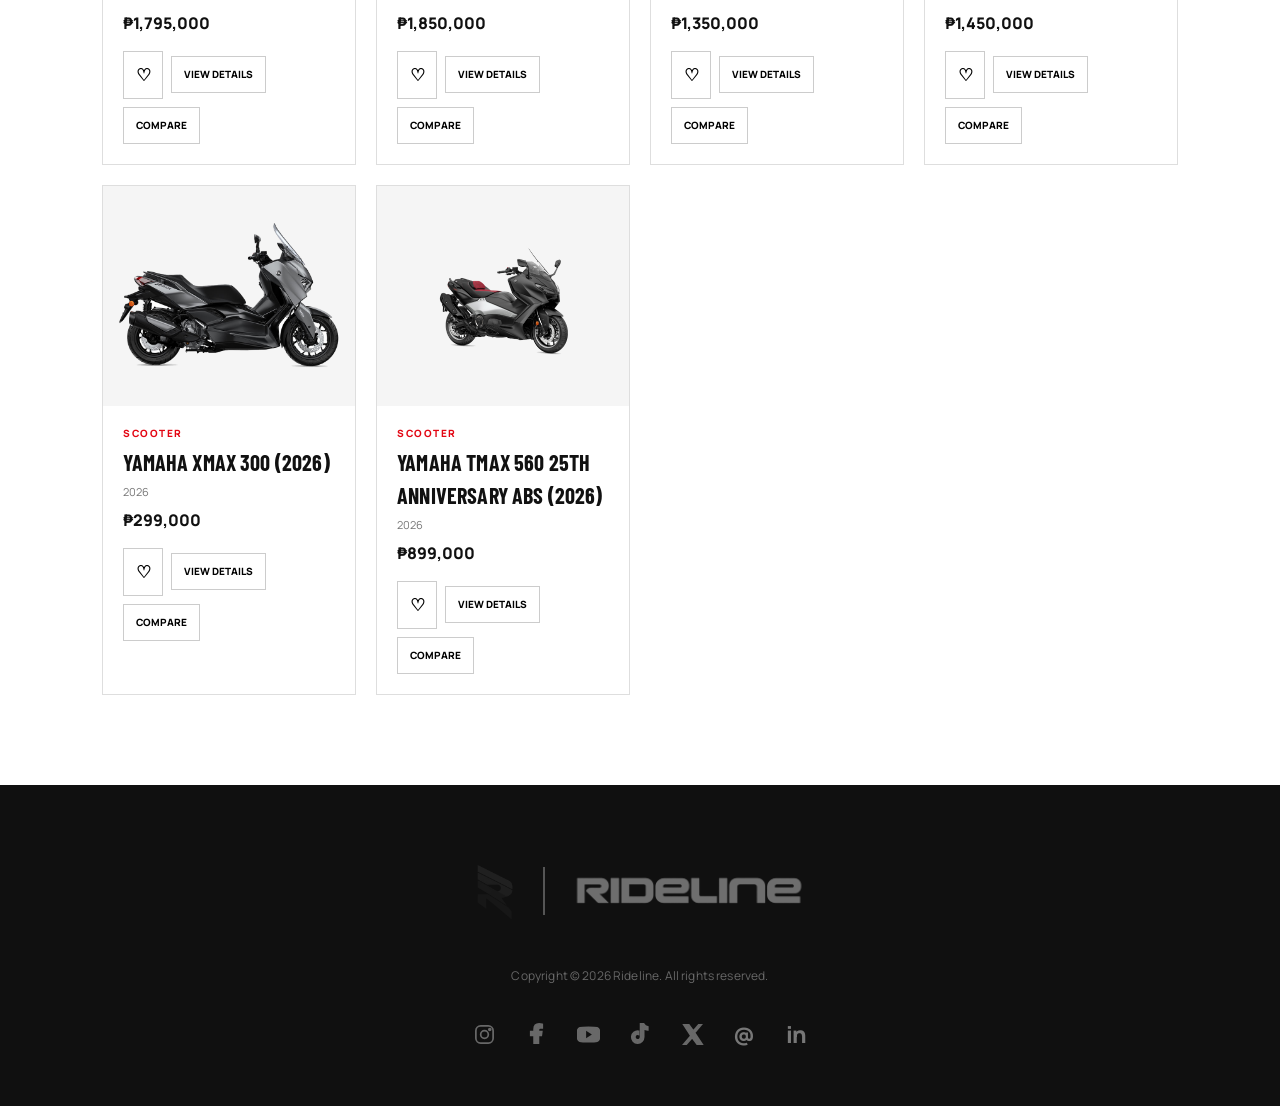
<file: motorcycles.html>
<!DOCTYPE html>
<html lang="en">
<head>
  <meta charset="UTF-8">
  <meta name="viewport" content="width=device-width, initial-scale=1.0">
  <title>Motorcycles | RIDELINE</title>
  <link rel="stylesheet" href="css/style.css">
</head>
<body>
  <header class="site-header">
    <a class="top-wordmark" href="index.html" aria-label="Rideline home"><img src="images/rideline-wordmark.png" alt="RIDELINE"></a>
    <button class="menu-toggle" aria-label="Open navigation" aria-expanded="false">☰</button>
    <nav class="main-nav">
      <div class="nav-group nav-left">
        <a  href="index.html">Home</a>
        <a class="active" href="motorcycles.html">Motorcycles</a>
        <a href="compare.html">Compare</a>
      </div>
      <a class="brand-lockup" href="index.html" aria-label="Rideline home">
        <img class="brand-mark" src="images/rideline-mark.png" alt="RIDELINE">
      </a>
      <div class="nav-group nav-right">
        <a  href="inquiry.html">Send Inquiry</a>
        <a  href="garage.html">Rider's Garage <span class="garage-count">0</span></a>
        <a  href="about.html">About</a>
      </div>
    </nav>
  </header>

  <main>
    <section class="page-banner">
      <p class="eyebrow">THE COLLECTION</p>
      <h1>MOTORCYCLES</h1>
      <p>Find a machine that fits the way you ride.</p>
    </section>

    <section class="section catalog-section">
      <div class="catalog-tools">
        <label class="search-box">
          <span>⌕</span>
          <input id="search-input" type="search" placeholder="Search motorcycles..." autocomplete="off">
        </label>
        <div id="category-filters" class="filter-row"></div>
      </div>
      <section id="compare-tray" class="compare-tray" aria-live="polite">
        <div><strong id="compare-count">Compare (0/2)</strong><p id="compare-hint">Select two motorcycles to compare specifications.</p></div>
        <div class="compare-tray-actions"><button type="button" id="clear-compare" class="btn btn-outline dark-outline">Clear Selection</button><a id="compare-now" class="btn btn-red disabled-link" href="compare.html" aria-disabled="true">Compare Now</a></div>
      </section>
      <div id="motorcycle-list" class="card-grid"></div>
      <p id="empty-results" class="empty-state hidden">No motorcycles match your search.</p>
    </section>
  </main>

  <div id="details-modal" class="modal hidden" aria-hidden="true">
    <div class="modal-backdrop" data-close-modal></div>
    <section class="details-panel" role="dialog" aria-modal="true" aria-labelledby="details-name">
      <button class="modal-close" data-close-modal aria-label="Close details">×</button>
      <div id="details-content"></div>
    </section>
  </div>

  <footer class="site-footer">
    <div class="footer-identity">
      <img class="footer-mark" src="images/rideline-mark.png" alt="RIDELINE symbol">
      <span class="footer-divider" aria-hidden="true"></span>
      <img class="footer-wordmark" src="images/rideline-wordmark.png" alt="RIDELINE">
    </div>
    <div class="footer-bottom">Copyright © 2026 Rideline. All rights reserved.</div>
    <div class="footer-social"><div class="social-icons">
          <a href="https://www.instagram.com/sssev4u" target="_blank" rel="noopener noreferrer" aria-label="Instagram" title="Instagram"><svg viewBox="0 0 24 24" aria-hidden="true"><rect x="3" y="3" width="18" height="18" rx="5"></rect><circle cx="12" cy="12" r="4"></circle><circle cx="17.5" cy="6.8" r="1"></circle></svg></a>
          <a href="https://www.instagram.com/sssev4u" target="_blank" rel="noopener noreferrer" aria-label="Facebook" title="Facebook"><svg viewBox="0 0 24 24" aria-hidden="true"><path d="M14 21v-8h3l.5-4H14V7c0-1.2.4-2 2-2h2V1.4C17.3 1.2 16.2 1 14.8 1 11.5 1 9.5 3 9.5 6.6V9H6v4h3.5v8z"></path></svg></a>
          <a href="https://www.instagram.com/sssev4u" target="_blank" rel="noopener noreferrer" aria-label="YouTube" title="YouTube"><svg viewBox="0 0 24 24" aria-hidden="true"><path d="M23 7a3 3 0 0 0-2-2C19 4.5 12 4.5 12 4.5s-7 0-9 .5a3 3 0 0 0-2 2A31 31 0 0 0 .5 12 31 31 0 0 0 1 17a3 3 0 0 0 2 2c2 .5 9 .5 9 .5s7 0 9-.5a3 3 0 0 0 2-2 31 31 0 0 0 .5-5A31 31 0 0 0 23 7z"></path><path class="social-cutout" d="m9.5 8 6 4-6 4z"></path></svg></a>
          <a href="https://www.instagram.com/sssev4u" target="_blank" rel="noopener noreferrer" aria-label="TikTok" title="TikTok"><svg viewBox="0 0 24 24" aria-hidden="true"><path d="M19.6 7.1a6.9 6.9 0 0 1-4.3-1.5v9.1a6.2 6.2 0 1 1-5.4-6.1v3.2a3 3 0 1 0 2.2 2.9V1h3.2a6.8 6.8 0 0 0 4.3 3.1z"></path></svg></a>
          <a href="https://www.instagram.com/sssev4u" target="_blank" rel="noopener noreferrer" aria-label="X" title="X"><svg viewBox="0 0 24 24" aria-hidden="true"><path d="M3 2h5.2l4.7 6.3L18.4 2H21l-6.9 8.1L22 22h-5.2l-5.1-6.9L5.6 22H3l7.4-8.7zM7 4H5.5l11.9 16H19z"></path></svg></a>
          <a href="https://www.instagram.com/sssev4u" target="_blank" rel="noopener noreferrer" aria-label="Threads" title="Threads"><span class="threads-icon">@</span></a>
          <a href="https://www.instagram.com/sssev4u" target="_blank" rel="noopener noreferrer" aria-label="LinkedIn" title="LinkedIn"><span class="linkedin-icon">in</span></a>
        </div></div>
  </footer>
  <script src="js/main.js"></script>
  <script src="js/details.js"></script>
  <script src="js/motorcycles.js"></script>
</body>
</html>
</file>
<file: css/style.css>
@import url('https://fonts.googleapis.com/css2?family=Barlow+Condensed:wght@500;600;700;800;900&family=Manrope:wght@400;500;600;700;800&display=swap');
* {
    box-sizing: border-box;
    margin: 0;
    padding: 0;
}
:root {
    --black: #111111;
    --white: #fff;
    --red: #E30613;
    --gray: #F5F5F5;
    --line: #dedede;
    --muted: #6f6f6f;
}
html {
    scroll-behavior: smooth;
}
body {
    font-family: 'Manrope',Arial,Helvetica,sans-serif;
    color: var(--black);
    background: var(--white);
    line-height: 1.5;
}
a {
    color: inherit;
    text-decoration: none;
}
button,input,select,textarea {
    font: inherit;
}
/* NAVIGATION */
.site-header {
    height: 78px;
    padding: 0 6%;
    display: flex;
    align-items: center;
    justify-content: space-between;
    border-bottom: 1px solid #eee;
    background: #fff;
    position: sticky;
    top: 0;
    z-index: 20;
}
.brand {
    font-size: 25px;
    font-weight: 900;
    letter-spacing: -1px;
}
.brand span {
    color: var(--red);
}
.main-nav {
    display: flex;
    align-items: center;
    gap: 28px;
}
.main-nav a {
    font-size: 13px;
    font-weight: 700;
    text-transform: uppercase;
    letter-spacing: .5px;
    padding: 28px 0;
    border-bottom: 2px solid transparent;
}
.main-nav a: hover,.main-nav a.active {
    color: var(--red);
    border-bottom-color: var(--red);
}
.garage-count {
    display: inline-flex;
    align-items: center;
    justify-content: center;
    min-width: 18px;
    height: 18px;
    padding: 0 5px;
    margin-left: 3px;
    border-radius: 20px;
    background: var(--red);
    color: #fff;
    font-size: 10px;
}
.menu-toggle {
    display: none;
    border: 0;
    background: none;
    font-size: 25px;
}
/* HERO SECTION */
.hero {
    min-height: 650px;
    padding: 90px 8%;
    display: grid;
    grid-template-columns: minmax(0,1fr);
    align-items: center;
    background: linear-gradient(90deg,rgba(10,10,10,.96) 0%,rgba(10,10,10,.83) 36%,rgba(10,10,10,.25) 100%),url('../images/home_bg.jpg') center 45%/cover no-repeat;
    color: #fff;
    overflow: hidden;
    position: relative;
}
.hero-content {
    max-width: 760px;
    position: relative;
    z-index: 1;
}
.eyebrow {
    font-family: 'Manrope',Arial,sans-serif;
    font-size: 11px;
    font-weight: 800;
    letter-spacing: 3.5px;
    color: var(--red);
    margin-bottom: 14px;
}
.hero h1 {
    font-family: 'Barlow Condensed','Arial Narrow',sans-serif;
    font-size: clamp(68px,8.5vw,124px);
    font-weight: 800;
    line-height: .84;
    letter-spacing: -1.8px;
    margin-bottom: 30px;
    text-transform: uppercase;
}
.hero h1 span,.section h2 span,.page-banner h1 span {
    color: var(--red);
}
.hero-content>p: not(.eyebrow) {
    max-width: 510px;
    color: #e0e0e0;
    font-size: 16px;
    line-height: 1.8;
    margin-bottom: 32px;
}
.hero-actions {
    display: flex;
    gap: 12px;
    flex-wrap: wrap;
}
.btn {
    display: inline-flex;
    align-items: center;
    justify-content: center;
    border: 0;
    cursor: pointer;
    padding: 15px 24px;
    font-family: 'Manrope',Arial,sans-serif;
    font-size: 11px;
    font-weight: 800;
    text-transform: uppercase;
    letter-spacing: 1.35px;
    transition: .25s;
}
.btn-red {
    background: var(--red);
    color: #fff;
}
.btn-red: hover {
    background: #b8000b;
    transform: translateY(-2px);
}
.btn-outline {
    border: 1px solid #777;
    color: #fff;
    background: transparent;
}
.btn-outline: hover {
    border-color: #fff;
    background: #fff;
    color: #111;
}
.hero-mark {
    height: 390px;
    position: relative;
    display: flex;
    align-items: center;
    justify-content: center;
}
.bike-shape {
    width: 270px;
    height: 270px;
    border: 18px solid #2a2a2a;
    border-radius: 50%;
    display: flex;
    align-items: center;
    justify-content: center;
    font-size: 130px;
    font-weight: 900;
    font-style: italic;
    color: var(--red);
    transform: skew(-10deg);
    box-shadow: 0 0 0 1px #444;
}
.hero-mark p {
    position: absolute;
    bottom: 45px;
    right: 18%;
    font-size: 20px;
    font-weight: 800;
    letter-spacing: 5px;
    line-height: 1;
}
.hero-mark p strong {
    font-size: 38px;
}
.speed-line {
    position: absolute;
    height: 3px;
    background: var(--red);
    right: 0;
    transform: skew(-35deg);
}
.line-one {
    width: 190px;
    top: 90px;
}
.line-two {
    width: 125px;
    top: 110px;
}
.line-three {
    width: 90px;
    top: 130px;
}
/* SECTION LAYOUT */
.section {
    padding: 90px 8%;
}
.section-heading {
    display: flex;
    justify-content: space-between;
    align-items: end;
    gap: 30px;
    margin-bottom: 42px;
}
.section h2 {
    font-size: clamp(35px,5vw,64px);
    line-height: .95;
    letter-spacing: -3px;
}
.text-link {
    font-weight: 800;
    font-size: 12px;
    text-transform: uppercase;
    border-bottom: 2px solid var(--red);
    padding-bottom: 5px;
    white-space: nowrap;
}
/* MOTORCYCLE CARDS */
.card-grid {
    display: grid;
    grid-template-columns: repeat(4,1fr);
    gap: 20px;
}
.motorcycle-card {
    border: 1px solid var(--line);
    background: #fff;
    position: relative;
    overflow: hidden;
    transition: .25s;
}
.motorcycle-card: hover {
    transform: translateY(-5px);
    box-shadow: 0 12px 35px rgba(0,0,0,.1);
}
.bike-visual {
    height: 220px;
    background: #f5f5f5;
    display: flex;
    align-items: center;
    justify-content: center;
    position: relative;
    overflow: hidden;
}
.bike-visual img {
    width: 100%;
    height: 100%;
    object-fit: contain;
    display: block;
}
.bike-visual: after {
    content: none;
}
.bike-letter {
    display: none;
}
.card-body {
    padding: 20px;
}
.card-category {
    font-size: 10px;
    color: var(--red);
    font-weight: 800;
    text-transform: uppercase;
    letter-spacing: 1.5px;
}
.card-body h3 {
    font-size: 22px;
    margin: 5px 0;
}
.card-year {
    font-size: 11px;
    color: #777;
    margin: 4px 0 8px;
}
.card-price {
    font-weight: 800;
    margin-bottom: 16px;
}
.card-actions {
    display: flex;
    gap: 8px;
}
.small-btn {
    padding: 10px 12px;
    border: 1px solid #ccc;
    background: #fff;
    font-size: 10px;
    font-weight: 800;
    text-transform: uppercase;
    cursor: pointer;
}
.small-btn: hover {
    border-color: var(--red);
    color: var(--red);
}
.heart-btn {
    font-size: 17px;
    width: 40px;
}
.heart-btn.saved {
    color: var(--red);
    border-color: var(--red);
    background: #fff5f5;
}
/* DARK SECTIONS */
.dark-section {
    padding: 90px 8%;
    background: var(--black);
    color: #fff;
}
.dark-section .section-heading {
    margin-bottom: 50px;
}
.feature-grid,.purpose-grid {
    display: grid;
    grid-template-columns: repeat(4,1fr);
    gap: 1px;
    background: #333;
}
.feature-item,.purpose-grid article {
    padding: 30px;
    background: var(--black);
    min-height: 190px;
}
.feature-number,.purpose-grid span {
    color: var(--red);
    font-size: 12px;
    font-weight: 800;
}
.feature-item h3,.purpose-grid h3 {
    font-size: 22px;
    margin: 30px 0 10px;
}
.feature-item p,.purpose-grid p {
    color: #aaa;
}
.page-banner {
    padding: 90px 8% 80px;
    background: var(--black);
    color: #fff;
}
.page-banner h1 {
    font-size: clamp(55px,8vw,100px);
    letter-spacing: -4px;
    line-height: .9;
    margin-bottom: 20px;
}
.page-banner>p: last-child {
    color: #bbb;
    font-size: 16px;
}
.catalog-tools {
    margin-bottom: 35px;
}
.search-box {
    display: flex;
    align-items: center;
    border-bottom: 2px solid #111;
    max-width: 650px;
    margin-bottom: 25px;
}
.search-box span {
    font-size: 28px;
    margin-right: 10px;
}
.search-box input {
    border: 0;
    outline: 0;
    padding: 15px 0;
    width: 100%;
    font-size: 17px;
}
.filter-row {
    display: flex;
    gap: 8px;
    flex-wrap: wrap;
}
.filter-btn {
    padding: 10px 15px;
    border: 1px solid #ccc;
    background: #fff;
    font-size: 10px;
    font-weight: 800;
    text-transform: uppercase;
    cursor: pointer;
}
.filter-btn.active,.filter-btn: hover {
    background: #111;
    color: #fff;
    border-color: #111;
}
.hidden {
    display: none!important;
}
.empty-state,.empty-garage {
    text-align: center;
    padding: 70px 20px;
    border: 1px dashed #ccc;
    color: #666;
}
.empty-garage {
    max-width: 700px;
    margin: 0 auto;
}
.empty-icon {
    font-size: 60px;
    color: var(--red);
    margin-bottom: 10px;
}
.empty-garage h2 {
    color: #111;
    margin-bottom: 8px;
}
.empty-garage p {
    margin-bottom: 22px;
}
.modal {
    position: fixed;
    inset: 0;
    z-index: 100;
    display: flex;
    align-items: center;
    justify-content: center;
    padding: 20px;
}
.modal-backdrop {
    position: absolute;
    inset: 0;
    background: rgba(0,0,0,.78);
}
.details-panel {
    position: relative;
    z-index: 1;
    background: #fff;
    max-width: 900px;
    width: 100%;
    max-height: 90vh;
    overflow: auto;
}
.modal-close {
    position: absolute;
    right: 15px;
    top: 10px;
    border: 0;
    background: none;
    font-size: 35px;
    cursor: pointer;
    z-index: 2;
}
.details-layout {
    display: grid;
    grid-template-columns: 1fr 1fr;
}
.details-visual {
    min-height: 500px;
    background: #f5f5f5;
    color: #111;
    display: flex;
    align-items: center;
    justify-content: center;
    position: relative;
    overflow: hidden;
}
.details-visual img {
    width: 100%;
    height: 100%;
    max-height: 600px;
    object-fit: contain;
    display: block;
}
.details-visual .bike-letter {
    display: none;
}
.details-copy {
    padding: 55px 45px;
}
.details-copy h2 {
    font-size: 48px;
    line-height: 1;
    margin: 8px 0;
}
.details-price {
    font-size: 22px;
    font-weight: 800;
    margin-bottom: 25px;
}
.spec-list {
    border-top: 1px solid #ddd;
    margin: 20px 0 25px;
}
.spec-row {
    display: flex;
    justify-content: space-between;
    padding: 11px 0;
    border-bottom: 1px solid #eee;
    font-size: 13px;
}
.spec-row strong {
    font-weight: 800;
}
.form-section {
    display: grid;
    grid-template-columns: .8fr 1.2fr;
    gap: 60px;
}
.form-intro h2,.contact-info h2 {
    font-size: clamp(42px,5vw,68px);
    line-height: .92;
    letter-spacing: -3px;
    margin-bottom: 20px;
}
.form-intro>p: last-child {
    color: #777;
    max-width: 400px;
}
.form-card {
    border: 1px solid #ddd;
    padding: 30px;
    background: #fff;
}
.form-card h3 {
    font-size: 18px;
    margin-bottom: 25px;
}
.form-grid {
    display: grid;
    grid-template-columns: 1fr 1fr;
    gap: 20px;
}
.form-card label {
    display: block;
    font-size: 11px;
    font-weight: 800;
    text-transform: uppercase;
    letter-spacing: 1px;
}
.form-card input,.form-card select,.form-card textarea {
    display: block;
    width: 100%;
    margin-top: 7px;
    padding: 13px;
    border: 1px solid #ccc;
    outline: 0;
    resize: vertical;
    background: #fff;
}
.form-card input: focus,.form-card select: focus,.form-card textarea: focus {
    border-color: #111;
}
.full-field {
    grid-column: 1/-1;
}
.form-card>.btn {
    margin-top: 20px;
}
.form-message {
    font-size: 12px;
    margin-top: 15px;
    font-weight: 700;
}
.error {
    color: var(--red);
}
.success-card {
    grid-column: 1/-1;
    margin-top: 20px;
    background: #111;
    color: #fff;
    padding: 30px;
    border-left: 5px solid var(--red);
}
.success-card h3 {
    color: #fff;
    margin-bottom: 8px;
}
.success-card p {
    color: #bbb;
}
.about-grid,.contact-section {
    display: grid;
    grid-template-columns: 1fr 1fr;
    gap: 80px;
    align-items: start;
}
.about-copy {
    font-size: 19px;
    color: #555;
    max-width: 600px;
}
.about-copy p+p {
    margin-top: 20px;
}
.purpose-grid {
    grid-template-columns: repeat(3,1fr);
}
.purpose-grid article {
    min-height: 210px;
}
.contact-list {
    margin-top: 35px;
}
.contact-list p {
    margin-bottom: 22px;
    color: #555;
}
.contact-list strong {
    font-size: 11px;
    letter-spacing: 1.5px;
    text-transform: uppercase;
    color: #111;
}
.site-footer {
    padding: 28px 8%;
    border-top: 1px solid #ddd;
    display: flex;
    justify-content: space-between;
    gap: 20px;
    font-size: 11px;
}
.site-footer strong {
    letter-spacing: 1px;
}
.site-footer span,.site-footer p {
    color: #777;
}
/* RESPONSIVE LAYOUT */
@media(max-width: 950px) {
    .main-nav {
        gap: 15px;
    }
    .main-nav a {
        font-size: 11px;
    }
    .card-grid {
        grid-template-columns: repeat(2,1fr);
    }
    .feature-grid {
        grid-template-columns: repeat(2,1fr);
    }
    .hero {
        grid-template-columns: 1fr;
    }
    .hero-mark {
        display: none;
    }
    .form-section,.about-grid,.contact-section {
        grid-template-columns: 1fr;
        gap: 40px;
    }
    .details-layout {
        grid-template-columns: 1fr;
    }
    .details-visual {
        min-height: 280px;
    }
    .purpose-grid {
        grid-template-columns: 1fr;
    }
}
@media(max-width: 700px) {
    .site-header {
        height: 68px;
    }
    .menu-toggle {
        display: block;
    }
    .main-nav {
        display: none;
        position: absolute;
        top: 68px;
        left: 0;
        right: 0;
        background: #fff;
        padding: 15px 6%;
        flex-direction: column;
        align-items: stretch;
        gap: 0;
        box-shadow: 0 10px 20px rgba(0,0,0,.1);
    }
    .main-nav.open {
        display: flex;
    }
    .main-nav a {
        padding: 12px 0;
    }
    .hero {
        min-height: 570px;
        padding: 70px 6%;
    }
    .hero h1 {
        font-size: 58px;
        letter-spacing: -3px;
    }
    .section,.dark-section {
        padding: 65px 6%;
    }
    .page-banner {
        padding: 65px 6%;
    }
    .card-grid {
        grid-template-columns: 1fr;
    }
    .feature-grid {
        grid-template-columns: 1fr;
    }
    .section-heading {
        display: block;
    }
    .text-link {
        display: inline-block;
        margin-top: 20px;
    }
    .form-grid {
        grid-template-columns: 1fr;
    }
    .full-field {
        grid-column: auto;
    }
    .site-footer {
        padding: 25px 6%;
        display: block;
    }
    .site-footer p {
        margin-top: 8px;
    }
    .details-copy {
        padding: 40px 25px;
    }
    .details-copy h2 {
        font-size: 38px;
    }
}
/* NAVIGATION AND FOOTER */
.site-header {
    height: 104px;
    padding: 0 6%;
    background: #fff;
    border-bottom: 1px solid #e5e5e5;
    box-shadow: 0 2px 8px rgba(0,0,0,.08);
}
.main-nav {
    width: 100%;
    display: grid;
    grid-template-columns: 1fr auto 1fr;
    align-items: center;
    gap: 24px;
}
.nav-group {
    display: flex;
    align-items: center;
    gap: clamp(14px,2.4vw,38px);
}
.nav-right {
    justify-content: flex-end;
}
.main-nav a {
    font-size: 13px;
    font-weight: 500;
    letter-spacing: .35px;
    padding: 38px 0;
    border-bottom: 2px solid transparent;
}
.brand-lockup {
    display: flex;
    align-items: center;
    justify-content: center;
    gap: 8px;
    min-width: 180px;
    border: 0!important;
    padding: 0!important;
}
.brand-mark {
    width: 35px;
    height: 49px;
    object-fit: contain;
}
.brand-wordmark {
    width: 115px;
    height: auto;
    filter: brightness(0);
    object-fit: contain;
}
.brand-lockup: hover {
    opacity: .8;
}
.site-footer {
    display: block;
    padding: 0;
    background: #101010;
    color: #fff;
    border-top: 0;
    font-size: 12px;
}
.footer-main {
    padding: 65px 8% 50px;
    display: grid;
    grid-template-columns: 1.25fr 1fr 1fr;
    gap: 55px;
    align-items: start;
}
.footer-brand {
    display: flex;
    flex-direction: column;
    align-items: flex-start;
}
.footer-mark {
    width: 72px;
    height: 94px;
    object-fit: contain;
    margin-bottom: 14px;
}
.footer-wordmark {
    width: 210px;
    max-width: 100%;
    height: auto;
    object-fit: contain;
}
.footer-brand p {
    color: #aaa;
    letter-spacing: 3px;
    font-size: 10px;
    font-weight: 700;
    margin-top: 16px;
}
.footer-links,.footer-social {
    display: flex;
    flex-direction: column;
    align-items: flex-start;
    gap: 12px;
}
.footer-links h3,.footer-social h3 {
    font-size: 11px;
    letter-spacing: 2px;
    color: #fff;
    margin-bottom: 10px;
}
.footer-links a {
    color: #999;
    font-size: 12px;
    transition: color .2s;
}
.footer-links a: hover {
    color: #fff;
}
.social-icons {
    display: flex;
    align-items: center;
    gap: 20px;
    flex-wrap: wrap;
}
.social-icons a {
    width: 24px;
    height: 26px;
    display: flex;
    align-items: center;
    justify-content: center;
    color: #777;
    transition: color .2s,transform .2s;
}
.social-icons a: hover {
    color: #fff;
    transform: translateY(-2px);
}
.social-icons svg {
    width: 21px;
    height: 21px;
    fill: currentColor;
    stroke: currentColor;
    stroke-width: 1.8;
}
.social-icons svg rect,.social-icons svg circle {
    fill: none;
}
.social-icons svg .social-cutout {
    fill: #101010;
    stroke: none;
}
.threads-icon {
    font-size: 22px;
    font-weight: 700;
}
.linkedin-icon {
    font-size: 21px;
    font-weight: 800;
    letter-spacing: -1px;
}
.footer-bottom {
    border-top: 1px solid #292929;
    padding: 23px 8%;
    text-align: center;
    color: #777;
    font-size: 11px;
    letter-spacing: .2px;
}
@media(max-width: 950px) {
    .site-header {
        padding: 0 4%;
    }
    .main-nav {
        gap: 14px;
    }
    .nav-group {
        gap: 14px;
    }
    .main-nav a {
        font-size: 10px;
    }
    .brand-lockup {
        min-width: 130px;
    }
    .brand-mark {
        width: 27px;
        height: 40px;
    }
    .brand-wordmark {
        width: 85px;
    }
    .footer-main {
        padding: 50px 6%;
        gap: 30px;
    }
}
@media(max-width: 700px) {
    .site-header {
        height: 72px;
        padding: 0 6%;
        display: flex;
        justify-content: space-between;
    }
    .menu-toggle {
        display: block;
        order: 2;
    }
    .main-nav {
        display: none;
        position: absolute;
        top: 72px;
        left: 0;
        right: 0;
        width: 100%;
        background: #fff;
        padding: 18px 6%;
        grid-template-columns: 1fr;
        gap: 0;
        box-shadow: 0 10px 20px rgba(0,0,0,.12);
    }
    .main-nav.open {
        display: grid;
    }
    .nav-group {
        display: flex;
        flex-direction: column;
        align-items: stretch;
        gap: 0;
    }
    .nav-left {
        order: 2;
    }
    .brand-lockup {
        order: 1;
        margin: 0 auto 15px;
    }
    .nav-right {
        order: 3;
    }
    .main-nav a {
        padding: 12px 0;
        font-size: 12px;
        border-bottom: 1px solid #eee;
    }
    .brand-mark {
        width: 26px;
        height: 37px;
    }
    .brand-wordmark {
        width: 100px;
    }
    .footer-main {
        grid-template-columns: 1fr;
        gap: 38px;
        padding: 45px 6%;
    }
    .footer-mark {
        width: 58px;
        height: 75px;
    }
    .footer-wordmark {
        width: 180px;
    }
    .footer-bottom {
        padding: 20px 6%;
        line-height: 1.6;
    }
}
/* NAVIGATION AND FOOTER */
.site-header {
    position: absolute;
    top: 0;
    left: 0;
    width: 100%;
    height: 194px;
    padding: 0;
    display: block;
    background: transparent;
    border: 0;
    box-shadow: none;
    z-index: 50;
}
.top-wordmark {
    position: absolute;
    top: 17px;
    left: max(6.3%, calc((100% - 1390px)/2));
    display: block;
    width: 155px;
    line-height: 0;
    z-index: 2;
}
.top-wordmark img {
    display: block;
    width: 100%;
    height: auto;
    object-fit: contain;
    filter: drop-shadow(0 1px 2px rgba(0,0,0,.2));
}
.site-header .main-nav {
    position: relative;
    top: 74px;
    width: 87%;
    max-width: 1500px;
    min-height: 120px;
    margin: 0 auto;
    padding: 0 3%;
    display: grid;
    grid-template-columns: 1fr auto 1fr;
    align-items: center;
    gap: 24px;
    background: #fff;
    border: 1px solid #dedede;
    box-shadow: 0 2px 7px rgba(0,0,0,.2);
}
.site-header .nav-group {
    display: flex;
    align-items: center;
    gap: clamp(14px,2.4vw,38px);
}
.site-header .nav-right {
    justify-content: flex-end;
}
.site-header .main-nav a {
    font-size: 13px;
    font-weight: 500;
    letter-spacing: .35px;
    padding: 38px 0;
    border-bottom: 2px solid transparent;
    white-space: nowrap;
}
.site-header .main-nav a: hover,.site-header .main-nav a.active {
    color: var(--red);
    border-bottom-color: var(--red);
}
.site-header .brand-lockup {
    display: flex;
    align-items: center;
    justify-content: center;
    min-width: 0;
    border: 0!important;
    padding: 0!important;
    margin: 0!important;
}
.site-header .brand-mark {
    display: block;
    width: 48px;
    height: 64px;
    object-fit: contain;
}
.site-header .brand-lockup: hover {
    opacity: .8;
}
.site-header .menu-toggle {
    display: none;
}
/* Leave the page's dark hero/banner behind the floating navigation. */
.hero {
    padding-top: 230px;
}
.page-banner {
    padding-top: 250px;
}
@media(max-width: 950px) {
    .site-header .main-nav {
        width: 92%;
        padding: 0 2%;
        gap: 14px;
        min-height: 104px;
        top: 74px;
    }
    .site-header .nav-group {
        gap: 14px;
    }
    .site-header .main-nav a {
        font-size: 10px;
    }
    .site-header .brand-mark {
        width: 38px;
        height: 52px;
    }
    .top-wordmark {
        width: 135px;
        left: 4%;
    }
    .hero {
        padding-top: 215px;
    }
    .page-banner {
        padding-top: 230px;
    }
}
@media(max-width: 700px) {
    .site-header {
        height: 160px;
    }
    .top-wordmark {
        top: 13px;
        left: 6%;
        width: 128px;
    }
    .site-header .menu-toggle {
        display: block;
        position: absolute;
        top: 91px;
        right: 8%;
        z-index: 3;
        color: #111;
        font-size: 24px;
        background: #fff;
        border: 0;
        padding: 6px 10px;
        box-shadow: 0 1px 5px rgba(0,0,0,.12);
    }
    .site-header .main-nav {
        display: none;
        position: absolute;
        top: 74px;
        left: 4%;
        right: 4%;
        width: 92%;
        min-height: 0;
        margin: 0;
        padding: 18px 6%;
        grid-template-columns: 1fr;
        background: #fff;
        gap: 0;
        box-shadow: 0 5px 15px rgba(0,0,0,.2);
    }
    .site-header .main-nav.open {
        display: grid;
    }
    .site-header .nav-group {
        display: flex;
        flex-direction: column;
        align-items: stretch;
        gap: 0;
    }
    .site-header .nav-left {
        order: 2;
    }
    .site-header .brand-lockup {
        order: 1;
        margin: 0 auto 12px!important;
    }
    .site-header .nav-right {
        order: 3;
    }
    .site-header .main-nav a {
        padding: 12px 0;
        font-size: 12px;
        border-bottom: 1px solid #eee;
        white-space: normal;
    }
    .site-header .brand-mark {
        width: 30px;
        height: 42px;
    }
    .hero {
        padding-top: 190px;
    }
    .page-banner {
        padding-top: 195px;
    }
}
/* LAYOUT DETAILS */
.site-header {
    position: fixed!important;
    top: 0;
    left: 0;
    right: 0;
    width: 100%;
    z-index: 1000;
}
.site-header .main-nav {
    z-index: 1001;
}
.site-header .menu-toggle {
    z-index: 1002;
}
/* NAVIGATION AND FOOTER */
.site-footer {
    background: #101010;
    color: #777;
    border-top: 0;
    padding: 66px 6% 58px;
    display: flex;
    flex-direction: column;
    align-items: center;
    text-align: center;
    gap: 0;
}
.footer-identity {
    display: flex;
    align-items: center;
    justify-content: center;
    gap: 22px;
    min-height: 58px;
    margin: 0 auto 34px;
}
.site-footer .footer-mark {
    display: block;
    width: 52px;
    height: 58px;
    object-fit: contain;
    margin: 0;
    filter: grayscale(1);
    opacity: .43;
}
.footer-divider {
    display: block;
    width: 2px;
    height: 48px;
    background: #555;
    flex: 0 0 2px;
}
.site-footer .footer-wordmark {
    display: block;
    width: 245px;
    max-width: 44vw;
    height: auto;
    object-fit: contain;
    filter: grayscale(1);
    opacity: .40;
}
.site-footer .footer-bottom {
    width: 100%;
    border: 0;
    padding: 0;
    margin: 0 auto 34px;
    text-align: center;
    color: #686868;
    font-size: 12px;
    line-height: 1.7;
    letter-spacing: .15px;
}
.site-footer .footer-social {
    display: flex;
    align-items: center;
    justify-content: center;
    width: 100%;
    margin: 0;
}
.site-footer .social-icons {
    display: flex;
    align-items: center;
    justify-content: center;
    gap: 27px;
    flex-wrap: wrap;
}
.site-footer .social-icons a {
    width: 25px;
    height: 28px;
    color: #686868;
}
.site-footer .social-icons a: hover {
    color: #aaa;
    transform: translateY(-2px);
}
.site-footer .social-icons svg {
    width: 23px;
    height: 23px;
}
.site-footer .social-icons svg .social-cutout {
    fill: #101010;
}
.site-footer .threads-icon {
    font-size: 24px;
}
.site-footer .linkedin-icon {
    font-size: 23px;
}
@media(max-width: 700px) {
    .site-footer {
        padding: 48px 6% 42px;
    }
    .footer-identity {
        gap: 14px;
        margin-bottom: 25px;
    }
    .site-footer .footer-mark {
        width: 39px;
        height: 48px;
    }
    .footer-divider {
        height: 38px;
    }
    .site-footer .footer-wordmark {
        width: 175px;
        max-width: 55vw;
    }
    .site-footer .footer-bottom {
        font-size: 11px;
        margin-bottom: 26px;
    }
    .site-footer .social-icons {
        gap: 19px;
    }
}
/* RIDELINE — inquiry, comparison and expanded specification components */
.main-nav .nav-group {
    gap: clamp(10px,1.55vw,25px);
}
.site-header .main-nav a {
    font-size: clamp(9px,.78vw,13px);
}
.compare-tray {
    margin-top: 26px;
    padding: 22px 24px;
    border: 1px solid #ddd;
    display: flex;
    align-items: center;
    justify-content: space-between;
    gap: 20px;
    background: #fafafa;
}
.compare-tray strong {
    font-size: 14px;
    letter-spacing: .5px;
}
.compare-tray p {
    margin-top: 5px;
    color: #777;
    font-size: 12px;
}
.compare-tray-actions {
    display: flex;
    align-items: center;
    gap: 10px;
    flex-wrap: wrap;
}
.dark-outline {
    color: #111!important;
    border-color: #aaa!important;
    background: transparent;
}
.disabled-link {
    opacity: .45;
    pointer-events: none;
}
.compare-toggle.selected {
    background: #111;
    color: #fff;
    border-color: #111;
}
.card-actions {
    display: flex;
    align-items: center;
    gap: 8px;
    flex-wrap: wrap;
}
.card-actions .small-btn {
    min-height: 34px;
}
.details-actions {
    margin-top: 24px;
}
.spec-list {
    margin: 22px 0;
}
.spec-row {
    display: grid;
    grid-template-columns: minmax(120px,.8fr) 1.2fr;
    gap: 15px;
    padding: 12px 0;
    border-bottom: 1px solid #e7e7e7;
    font-size: 12px;
}
.spec-row span {
    color: #777;
}
.spec-row strong {
    font-weight: 700;
    overflow-wrap: anywhere;
}
.required-mark {
    color: var(--red);
}
.field-error {
    display: block;
    color: var(--red);
    font-size: 11px;
    font-weight: 500;
    letter-spacing: 0;
    text-transform: none;
    margin-top: 5px;
    min-height: 0;
}
.field-error: not(: empty) {
    min-height: 14px;
}
.submission-status {
    margin-top: 20px;
    padding: 18px;
    border: 1px solid #ddd;
    background: #f8f8f8;
    font-weight: 700;
    font-size: 13px;
}
.loading-dot {
    display: inline-block;
    width: 10px;
    height: 10px;
    border-radius: 50%;
    background: var(--red);
    margin-right: 10px;
    animation: rideline-pulse .8s infinite alternate;
}
@keyframes rideline-pulse {
    from {
        opacity: .3;
        transform: scale(.8);
    }
    to {
        opacity: 1;
        transform: scale(1.15);
    }
}
.inquiry-summary {
    display: grid;
    grid-template-columns: 1fr 1fr;
    gap: 15px;
    margin: 22px 0;
}
.inquiry-summary p {
    font-size: 13px;
    overflow-wrap: anywhere;
}
.inquiry-summary strong {
    font-size: 10px;
    text-transform: uppercase;
    letter-spacing: 1px;
    color: #aaa;
}
.compare-page-section {
    min-height: 380px;
}
.compare-bike-heads {
    display: grid;
    grid-template-columns: 1fr 1fr;
    gap: 20px;
    margin-bottom: 30px;
}
.compare-bike-heads article {
    padding: 28px;
    border: 1px solid #ddd;
    background: #fafafa;
}
.compare-bike-image {
    height: 210px;
    background: #f5f5f5;
    margin: -28px -28px 22px;
    overflow: hidden;
}
.compare-bike-image img {
    width: 100%;
    height: 100%;
    object-fit: contain;
    display: block;
}
.compare-bike-heads h2 {
    font-size: clamp(22px,3vw,34px);
    margin: 10px 0;
}
.compare-price {
    font-size: 22px;
    font-weight: 800;
    margin-bottom: 20px;
}
.comparison-table-wrap {
    width: 100%;
    overflow-x: auto;
    border: 1px solid #ddd;
}
.comparison-table {
    width: 100%;
    border-collapse: collapse;
    min-width: 640px;
    background: #fff;
}
.comparison-table th,.comparison-table td {
    text-align: left;
    padding: 17px 18px;
    border-bottom: 1px solid #e6e6e6;
    font-size: 13px;
    vertical-align: top;
}
.comparison-table thead th {
    background: #111;
    color: #fff;
}
.comparison-table tbody th {
    width: 24%;
    background: #f7f7f7;
    font-weight: 800;
}
.comparison-table td {
    width: 38%;
    color: #444;
}
.compare-page-actions {
    display: flex;
    gap: 12px;
    margin-top: 24px;
    flex-wrap: wrap;
}
.empty-state .btn {
    margin-top: 15px;
}
@media(max-width: 950px) {
    .main-nav .nav-group {
        gap: 9px;
    }
    .site-header .main-nav a {
        font-size: 9px;
    }
    .compare-tray {
        align-items: flex-start;
        flex-direction: column;
    }
    .compare-bike-heads {
        gap: 12px;
    }
    .compare-bike-heads article {
        padding: 20px;
    }
}
@media(max-width: 700px) {
    .main-nav .nav-group {
        gap: 0;
    }
    .site-header .main-nav a {
        font-size: 12px;
    }
    .compare-tray {
        padding: 18px;
    }
    .compare-tray-actions {
        width: 100%;
    }
    .compare-tray-actions .btn {
        flex: 1;
        text-align: center;
    }
    .inquiry-summary {
        grid-template-columns: 1fr;
    }
    .compare-bike-heads {
        grid-template-columns: 1fr;
    }
    .compare-bike-heads article {
        padding: 22px;
    }
    .comparison-table th,.comparison-table td {
        padding: 13px 12px;
    }
    .details-actions {
        align-items: stretch;
    }
    .details-actions>* {
        width: 100%;
        justify-content: center;
    }
}
/* Single-column About contact information after removing the message form */
.contact-section {
    grid-template-columns: minmax(0,1fr);
}
.contact-section .contact-info {
    max-width: 760px;
    width: 100%;
}
/* V14: keep the motorcycle details dialog above the fixed navigation and blur only the page behind it. */
body.modal-open {
    overflow: hidden;
}
#details-modal.modal {
    position: fixed;
    inset: 0;
    z-index: 3000;
    isolation: isolate;
    display: flex;
    align-items: center;
    justify-content: center;
    padding: clamp(12px,3vh,28px);
    overflow-y: auto;
}
#details-modal .modal-backdrop {
    position: fixed;
    inset: 0;
    background: rgba(9,10,12,.62);
    -webkit-backdrop-filter: blur(8px);
    backdrop-filter: blur(8px);
    cursor: pointer;
}
#details-modal .details-panel {
    position: relative;
    z-index: 3001;
    isolation: isolate;
    background: #fff;
    max-width: 960px;
    width: min(100%,960px);
    max-height: calc(100dvh - 32px);
    overflow: auto;
    overscroll-behavior: contain;
    border-radius: 3px;
    box-shadow: 0 24px 90px rgba(0,0,0,.35);
    animation: ridelineModalIn .22s ease-out;
}
#details-modal .modal-close {
    position: sticky;
    float: right;
    top: 8px;
    margin: 8px 8px -48px 0;
    width: 40px;
    height: 40px;
    border-radius: 50%;
    background: rgba(255,255,255,.96);
    box-shadow: 0 2px 12px rgba(0,0,0,.12);
    color: #111;
    line-height: 1;
}
#details-modal .details-copy {
    overflow-wrap: anywhere;
}
#details-modal .spec-row strong {
    max-width: 60%;
    text-align: right;
}
@keyframes ridelineModalIn {
    from {
        opacity: 0;
        transform: translateY(12px) scale(.99);
    }
    to {
        opacity: 1;
        transform: translateY(0) scale(1);
    }
}
@media(max-width: 700px) {
    #details-modal.modal {
        padding: 10px;
    }
    #details-modal .details-panel {
        max-height: calc(100dvh - 20px);
        width: 100%;
    }
    #details-modal .details-visual {
        min-height: 180px;
    }
    #details-modal .details-copy {
        padding: 28px 20px;
    }
    #details-modal .details-copy h2 {
        font-size: 34px;
    }
    #details-modal .spec-row {
        grid-template-columns: minmax(105px,.8fr) 1.2fr;
        gap: 10px;
    }
    #details-modal .spec-row strong {
        max-width: none;
    }
}
@media(prefers-reduced-motion: reduce) {
    #details-modal .details-panel {
        animation: none;
    }
}
/* RIDELINE premium typography */
.section h2,.dark-section h2,.page-banner h1,.feature-item h3,.purpose-grid h3,.card-body h3,.modal h2,.modal h3 {
    font-family: 'Barlow Condensed','Arial Narrow',sans-serif;
    font-weight: 700;
    letter-spacing: .15px;
    text-transform: uppercase;
}
.dark-section h2,.page-banner h1 {
    letter-spacing: .3px;
}
.dark-section .feature-item h3,.dark-section .purpose-grid h3 {
    font-size: 27px;
    letter-spacing: .6px;
}
.dark-section .feature-item p,.dark-section .purpose-grid p {
    font-family: 'Manrope',Arial,sans-serif;
    line-height: 1.75;
}
.hero-actions .btn {
    min-height: 50px;
}
@media(max-width: 700px) {
    .hero {
        min-height: 620px;
        padding: 75px 7%;
        background-position: 58% center;
        background-image: linear-gradient(90deg,rgba(10,10,10,.92),rgba(10,10,10,.58)),url('../images/home_bg.jpg');
    }
    .hero h1 {
        font-size: clamp(62px,15vw,88px);
        letter-spacing: -.5px;
    }
    .hero-content>p: not(.eyebrow) {
        font-size: 15px;
    }
}
/* LAYOUT DETAILS */
.dark-section {
    position: relative;
    isolation: isolate;
    padding: clamp(68px,7vw,108px) clamp(24px,8vw,132px);
    overflow: hidden;
    background: radial-gradient(ellipse at 92% 0%,rgba(227,6,19,.10),transparent 32%),#101010;
}
.dark-section: before {
    content: "";
    position: absolute;
    inset: 0;
    pointer-events: none;
    z-index: -1;
    background: linear-gradient(115deg,transparent 0 72%,rgba(255,255,255,.018) 72% 72.15%,transparent 72.15% 100%);
}
.dark-section .section-heading {
    margin: 0 0 clamp(34px,4.5vw,62px);
    align-items: flex-start;
}
.dark-section .section-heading>div {
    max-width: 760px;
}
.dark-section .eyebrow {
    margin-bottom: 18px;
    font-size: 10px;
    letter-spacing: 4px;
}
.dark-section h2 {
    font-size: clamp(38px,4.2vw,62px);
    line-height: .98;
    letter-spacing: -.8px;
    margin: 0;
}
.feature-grid,.purpose-grid {
    grid-template-columns: repeat(4,minmax(0,1fr));
    gap: 0;
    background: transparent;
    border-top: 1px solid #353535;
    border-bottom: 1px solid #353535;
}
.feature-item,.purpose-grid article {
    position: relative;
    padding: clamp(24px,2.4vw,38px);
    min-height: 230px;
    background: transparent;
    border-right: 1px solid #353535;
    transition: background .25s ease,transform .25s ease;
}
.feature-item: last-child,.purpose-grid article: last-child {
    border-right: 0;
}
.feature-item: hover,.purpose-grid article: hover {
    background: linear-gradient(145deg,rgba(255,255,255,.045),rgba(255,255,255,0));
}
.feature-number,.purpose-grid span {
    display: inline-flex;
    align-items: center;
    justify-content: center;
    width: 36px;
    height: 28px;
    border: 1px solid rgba(227,6,19,.5);
    font-size: 11px;
    letter-spacing: 1px;
}
.feature-item h3,.purpose-grid h3 {
    font-size: clamp(23px,2vw,30px);
    line-height: 1;
    margin: 42px 0 14px;
    letter-spacing: .8px;
}
.feature-item p,.purpose-grid p {
    max-width: 280px;
    color: #aaa;
    font-size: 14px;
    line-height: 1.85;
    margin: 0;
}
.purpose-grid {
    grid-template-columns: repeat(3,minmax(0,1fr));
}
.purpose-grid article {
    min-height: 220px;
}
.purpose-grid h3 {
    margin-top: 38px;
}
.success-card h3 {
    font-family: 'Barlow Condensed','Arial Narrow',sans-serif;
    font-size: 27px;
    letter-spacing: .4px;
    text-transform: uppercase;
}
@media(max-width: 950px) {
    .dark-section {
        padding: 70px 6%;
    }
    .feature-grid {
        grid-template-columns: repeat(2,minmax(0,1fr));
    }
    .feature-item: nth-child(2) {
        border-right: 0;
    }
    .feature-item: nth-child(-n+2) {
        border-bottom: 1px solid #353535;
    }
    .purpose-grid {
        grid-template-columns: repeat(3,minmax(0,1fr));
    }
    .purpose-grid article {
        padding: 24px 20px;
    }
}
@media(max-width: 700px) {
    .dark-section {
        padding: 60px 6%;
    }
    .dark-section .section-heading {
        margin-bottom: 30px;
    }
    .dark-section h2 {
        font-size: clamp(36px,10vw,48px);
    }
    .feature-grid,.purpose-grid {
        grid-template-columns: 1fr;
        border-bottom: 0;
    }
    .feature-item,.purpose-grid article {
        min-height: 0;
        padding: 25px 20px;
        border-right: 0;
        border-bottom: 1px solid #353535;
    }
    .feature-item h3,.purpose-grid h3 {
        margin: 24px 0 10px;
    }
    .feature-item p,.purpose-grid p {
        max-width: 100%;
    }
    .feature-item: last-child,.purpose-grid article: last-child {
        border-bottom: 0;
    }
    .purpose-grid article {
        padding: 25px 20px;
    }
}
</file>
